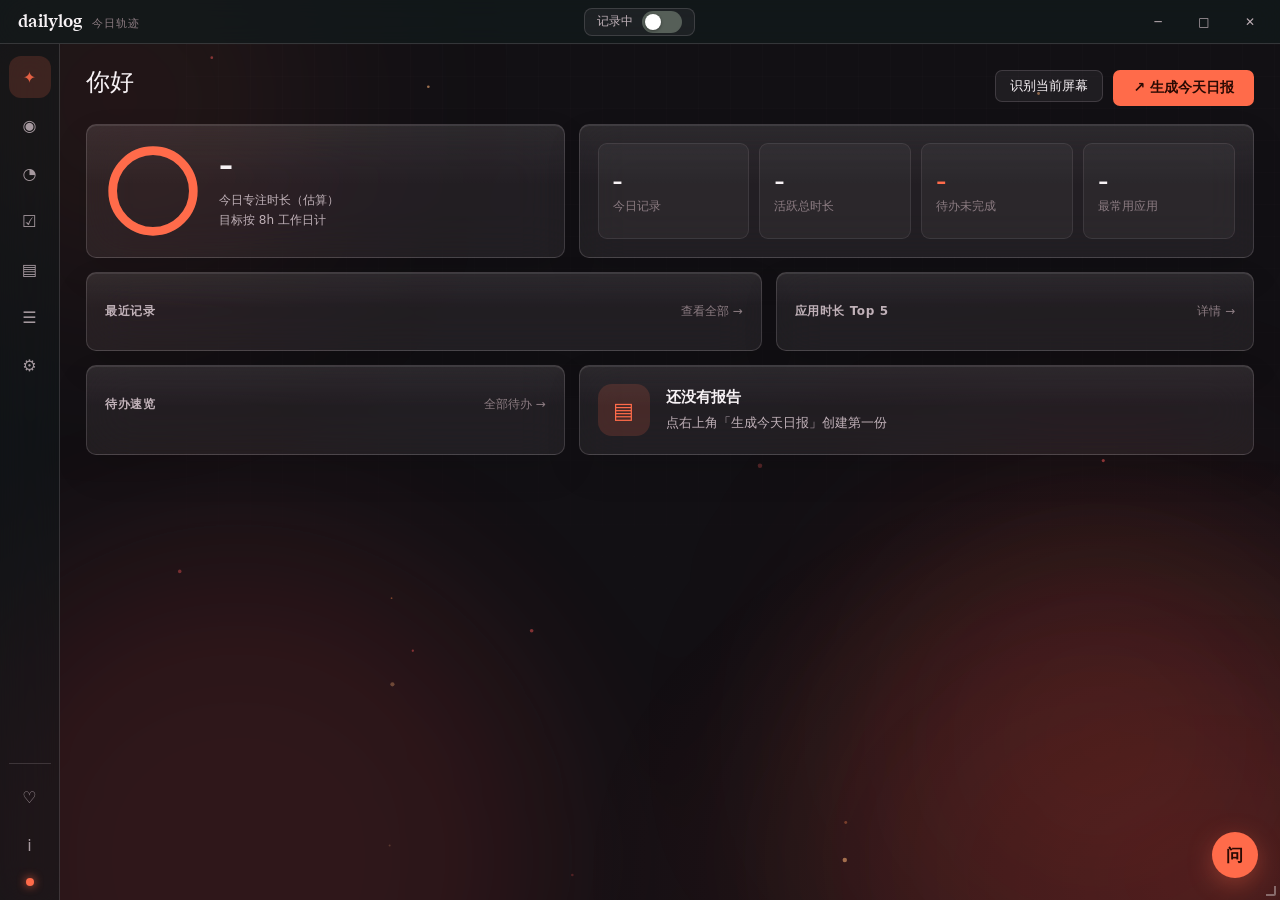
<file: static/index.html>
<!DOCTYPE html>
<html lang="zh-CN">
<head>
<meta charset="UTF-8" />
<meta name="viewport" content="width=device-width, initial-scale=1.0" />
<title>dailylog · 今日轨迹</title>
<link rel="icon" href="data:," />
<link rel="stylesheet" href="style.css" />
<script src="script.js" defer></script>
</head>
<body>
<div class="app">

  <!-- 氛围光层（纯装饰） -->
  <div class="glow glow-teal" aria-hidden="true"></div>
  <div class="glow glow-red" aria-hidden="true"></div>
  <!-- 底部模糊色块（纯装饰，各主题换色） -->
  <div class="fx-blobs" aria-hidden="true"></div>

  <!-- 自定义标题栏（手动拖拽） -->
  <header class="titlebar" id="titlebar">
    <div class="tb-brand">dailylog<span class="tb-sub">今日轨迹</span></div>
    <button class="tb-rec" id="rec-toggle" aria-pressed="true" title="截屏记录总开关">
      <span class="rec-text" id="rec-label-tb">记录中</span>
      <span class="rec-switch" aria-hidden="true"><span class="rec-knob"></span></span>
    </button>
    <div class="tb-controls">
      <button class="tb-btn" id="win-min" aria-label="最小化">─</button>
      <button class="tb-btn" id="win-max" aria-label="最大化">□</button>
      <button class="tb-btn tb-close" id="win-close" aria-label="关闭到托盘">✕</button>
    </div>
  </header>

  <div class="layout">
    <!-- 左侧图标竖栏 -->
    <aside class="sidebar">
      <nav class="side-nav">
        <a class="side-item active" data-page="home" data-tip="今日总览"><span class="side-ico">✦</span><span class="side-txt">今日总览</span></a>
        <a class="side-item" data-page="timeline" data-tip="时间线"><span class="side-ico">◉</span><span class="side-txt">时间线</span></a>
        <a class="side-item" data-page="usage" data-tip="应用时长"><span class="side-ico">◔</span><span class="side-txt">应用时长</span></a>
        <a class="side-item" data-page="todos" data-tip="待办"><span class="side-ico">☑</span><span class="side-txt">待办</span></a>
        <a class="side-item" data-page="reports" data-tip="日报周报"><span class="side-ico">▤</span><span class="side-txt">日报周报</span></a>
        <a class="side-item" data-page="logs" data-tip="日志"><span class="side-ico">☰</span><span class="side-txt">日志</span></a>
        <a class="side-item" data-page="settings" data-tip="设置"><span class="side-ico">⚙</span><span class="side-txt">设置</span></a>
      </nav>
      <nav class="side-nav side-secondary">
        <a class="side-item" id="side-privacy" data-tip="隐私保护"><span class="side-ico">♡</span><span class="side-txt">隐私保护</span></a>
        <a class="side-item" id="side-about" data-tip="关于"><span class="side-ico">i</span><span class="side-txt">关于</span></a>
      </nav>
      <div class="side-foot"><span class="rec-dot" id="rec-dot"></span><span class="side-next" id="side-next"></span></div>
    </aside>

    <!-- 主内容区 -->
    <main class="main">

      <!-- ===== 今日总览页 ===== -->
      <section class="page" id="page-home">
        <div class="hero">
          <span class="hero-title" id="home-greet">你好</span>
          <span class="hero-date" id="home-date"></span>
          <div class="hero-actions">
            <button class="btn-ghost" id="home-capture">识别当前屏幕</button>
            <button class="btn-primary" id="home-gen-day">↗ 生成今天日报</button>
          </div>
        </div>

        <div class="ov-grid">
          <!-- 专注时长环形 -->
          <div class="ov-card ov-focus">
            <svg class="ring" viewBox="0 0 100 100" aria-hidden="true">
              <circle class="ring-bg" cx="50" cy="50" r="42"/>
              <circle class="ring-fg" id="home-ring" cx="50" cy="50" r="42"/>
            </svg>
            <div>
              <div class="focus-num" id="home-focus-num">–</div>
              <div class="focus-sub">今日专注时长（估算）<br/>目标按 8h 工作日计</div>
            </div>
          </div>

          <!-- 关键指标 -->
          <div class="ov-card ov-stats">
            <div class="mini"><div class="mini-v" id="home-count">–</div><div class="mini-l">今日记录</div></div>
            <div class="mini"><div class="mini-v" id="home-active">–</div><div class="mini-l">活跃总时长</div></div>
            <div class="mini mini-hot"><div class="mini-v" id="home-open-todos">–</div><div class="mini-l">待办未完成</div></div>
            <div class="mini"><div class="mini-v" id="home-top-app">–</div><div class="mini-l">最常用应用</div></div>
          </div>

          <!-- 时间线预览 -->
          <div class="ov-card ov-timeline">
            <h3>最近记录 <span class="ov-more" data-goto="timeline">查看全部 →</span></h3>
            <div id="home-tl"></div>
          </div>

          <!-- 应用时长 Top5 -->
          <div class="ov-card ov-apps">
            <h3>应用时长 Top 5 <span class="ov-more" data-goto="usage">详情 →</span></h3>
            <div id="home-apps"></div>
          </div>

          <!-- 待办速览 -->
          <div class="ov-card ov-todo">
            <h3>待办速览 <span class="ov-more" data-goto="todos">全部待办 →</span></h3>
            <div id="home-todo-list"></div>
          </div>

          <!-- 最新报告 -->
          <div class="ov-card ov-report">
            <div class="report-ico">▤</div>
            <div class="report-info">
              <div class="report-rt" id="home-report-name">还没有报告</div>
              <div class="report-rs" id="home-report-meta">点右上角「生成今天日报」创建第一份</div>
            </div>
            <button class="btn-ghost report-go" id="home-report-open" hidden>打开</button>
          </div>
        </div>
      </section>

      <!-- ===== 时间线页 ===== -->
      <section class="page" id="page-timeline" hidden>
        <div class="page-desc">查看全天工作活动轨迹，了解时间都花在了哪里</div>

        <div class="filter-bar">
          <div class="date-range">
            <input type="date" id="range-start" aria-label="开始日期" />
            <span class="date-split">至</span>
            <input type="date" id="range-end" aria-label="结束日期" />
            <div class="presets">
              <button class="btn-ghost preset" data-days="1">今天</button>
              <button class="btn-ghost preset" data-days="7">近7天</button>
              <button class="btn-ghost preset" data-days="30">近30天</button>
            </div>
          </div>
          <label class="switch-label"><input type="checkbox" id="tl-desc" checked /> 最新在上</label>
        </div>

        <div class="stats-row">
          <div class="stat-card"><div class="stat-value" id="st-count">–</div><div class="stat-label">记录条数</div></div>
          <div class="stat-card"><div class="stat-value" id="st-range">–</div><div class="stat-label">活跃时段</div></div>
          <div class="stat-card"><div class="stat-value" id="st-focus">–</div><div class="stat-label">专注时长（估算）</div></div>
        </div>

        <div class="panel" id="panel-cats" hidden>
          <div class="panel-head">分类时长分布 <span class="hint">按记录间隔估算</span></div>
          <div class="cat-list" id="cat-list"></div>
        </div>

        <div class="panel">
          <div class="panel-head">活动时间线 <span class="hint" id="tl-count"></span></div>
          <div class="timeline" id="timeline"></div>
        </div>
      </section>

      <!-- ===== 应用时长页 ===== -->
      <section class="page" id="page-usage" hidden>
        <div class="page-desc">统计各应用前台使用时长（每 2 分钟采样估算，空闲时段不计入，仅记录应用名）</div>

        <div class="filter-bar">
          <div class="date-range">
            <div class="scope-group">
              <button class="btn-ghost scope-btn" data-scope="day">日</button>
              <button class="btn-ghost scope-btn" data-scope="week">周</button>
              <button class="btn-ghost scope-btn" data-scope="month">月</button>
            </div>
            <input type="date" id="usage-date" aria-label="统计日期" />
            <button class="btn-ghost preset" id="usage-today">今天</button>
          </div>
        </div>

        <div class="stats-row">
          <div class="stat-card"><div class="stat-value" id="usage-total">–</div><div class="stat-label">总使用时长</div></div>
          <div class="stat-card"><div class="stat-value" id="usage-apps">–</div><div class="stat-label">应用数</div></div>
          <div class="stat-card"><div class="stat-value" id="usage-top-app">–</div><div class="stat-label">最常用应用</div></div>
          <div class="stat-card"><div class="stat-value" id="usage-top-hour">–</div><div class="stat-label">最活跃时段</div></div>
          <div class="stat-card"><div class="stat-value" id="usage-days">–</div><div class="stat-label">统计天数</div></div>
        </div>

        <div class="panel">
          <div class="panel-head">应用时长分布 <span class="hint">按采样次数估算，粒度 2 分钟</span>
            <span class="set-spacer"></span>
            <div class="chart-bar">
              <button class="btn-ghost chart-btn active" data-chart="bar">柱状图</button>
              <button class="btn-ghost chart-btn" data-chart="pie">饼图</button>
            </div>
          </div>
          <div id="chart-area"></div>
        </div>

        <div class="panel">
          <div class="panel-head">详细列表 <span class="hint">Top 20</span></div>
          <table class="usage-table">
            <thead><tr>
              <th>应用名称</th><th>使用时长</th><th>占比</th><th>会话次数</th><th>平均会话</th><th>最长连续</th><th>首次使用</th><th>最后使用</th>
            </tr></thead>
            <tbody id="usage-tbody"></tbody>
          </table>
        </div>

        <div class="panel">
          <div class="panel-head">时段分布 <span class="hint" id="usage-bucket-label">按小时统计使用强度</span></div>
          <div class="cat-list" id="usage-buckets"></div>
        </div>

        <div class="panel dashboard-panel">
          <div class="panel-head dashboard-head">
            使用趋势 <span class="hint">每日总使用时长（采样估算）</span>
            <span class="set-spacer"></span>
            <div class="dashboard-tabs" id="usage-trend-tabs">
              <button type="button" class="btn-ghost dashboard-tab" data-range="7">7 天</button>
              <button type="button" class="btn-ghost dashboard-tab active" data-range="30">30 天</button>
              <button type="button" class="btn-ghost dashboard-tab" data-range="90">90 天</button>
              <button type="button" class="btn-ghost dashboard-tab" data-range="current">当前范围</button>
            </div>
          </div>
          <div class="usage-trend" id="usage-trend-chart"></div>
        </div>

        <div class="panel dashboard-panel">
          <div class="panel-head">活跃热力图 <span class="hint">星期 × 小时；灰色表示无采样数据</span></div>
          <div class="heatmap-scroll" id="usage-heatmap"></div>
        </div>
      </section>

      <!-- ===== 待办页 ===== -->
      <section class="page" id="page-todos" hidden>
        <div class="page-desc">截图分析会自动提取待办，也可以手动新建；勾选即完成</div>

        <div class="filter-bar">
          <button class="btn-primary" id="todo-add">＋ 新建待办</button>
          <div class="select-wrap" id="todo-status-wrap">
            <button class="select-btn" id="todo-status-btn">全部状态<span class="caret">▾</span></button>
            <div class="select-pop" id="todo-status-pop" hidden></div>
          </div>
          <div class="select-wrap" id="todo-priority-wrap">
            <button class="select-btn" id="todo-priority-btn">全部优先级<span class="caret">▾</span></button>
            <div class="select-pop" id="todo-priority-pop" hidden></div>
          </div>
          <input type="search" id="todo-search" class="todo-search" placeholder="搜索待办" />
        </div>

        <div class="panel">
          <div class="panel-head">待办列表 <span class="hint" id="todo-count"></span></div>
          <div class="todo-list" id="todo-list"></div>
        </div>
      </section>

      <!-- ===== 日报周报页 ===== -->
      <section class="page" id="page-reports" hidden>
        <div class="page-desc">从时间线归纳成果、进展与待办，写周报不再从零开始</div>

        <div class="report-actions">
          <button class="btn-primary" id="gen-day">↗ 生成今天的日报</button>
          <button class="btn-ghost" id="gen-week">↗ 生成本周周报</button>
          <span class="report-actions-sep"></span>
          <input type="date" id="gen-day-date" class="date-input" aria-label="选择日期" />
          <button class="btn-ghost" id="gen-day-pick">↗ 生成该日日报</button>
        </div>

        <div class="panel" id="report-list-panel">
          <div class="panel-head">历史报告 <span class="hint" id="report-count"></span></div>
          <div class="report-list" id="report-list"></div>
        </div>

        <!-- 编辑工作台：左右分栏，左 Markdown 编辑 / 右实时预览 -->
        <div class="editor" id="report-editor" hidden>
          <div class="editor-bar">
            <button class="btn-ghost" id="ed-back">← 返回列表</button>
            <span class="editor-name" id="ed-name"></span>
            <span class="editor-dirty" id="ed-dirty" hidden>● 未保存</span>
            <span class="report-actions-sep"></span>
            <button class="btn-primary" id="ed-save">保存(覆盖)</button>
            <button class="btn-ghost" id="ed-saveas">另存为</button>
            <button class="btn-ghost" id="ed-regen">↻ 重新生成(该日)</button>
            <button class="btn-ghost" id="ed-copy">复制Markdown</button>
            <button class="btn-ghost" id="ed-opendir">打开所在目录</button>
          </div>
          <div class="editor-panes">
            <textarea id="ed-text" spellcheck="false" placeholder="在这里编辑 Markdown…"></textarea>
            <div class="md-body editor-preview" id="ed-preview"></div>
          </div>
        </div>
      </section>

      <!-- ===== 日志页 ===== -->
      <section class="page" id="page-logs" hidden>
        <div class="page-desc">运行日志：查看记录与分析报错原因（最新在前，60 秒自动刷新）</div>
        <div class="panel">
          <div class="panel-head">日志 <span class="hint" id="logs-count"></span>
            <button class="btn-ghost" id="logs-refresh" style="float:right">刷新</button>
          </div>
          <div class="logs-list" id="logs-list"></div>
        </div>
      </section>

      <!-- ===== 设置页 ===== -->
      <section class="page" id="page-settings" hidden>
        <div class="page-desc">配置截屏记录、模型通道与数据管理</div>

        <div class="panel">
          <div class="panel-head">模型服务<span class="hint">选供应商，填模型名称与 Key，保存即生效，无需重启</span></div>
          <div class="settings-row">
            <label for="provider-btn">模型供应商</label>
            <div class="select-wrap" id="provider-wrap">
              <button class="select-btn" id="provider-btn">加载中<span class="caret">▾</span></button>
              <div class="select-pop" id="provider-pop" hidden></div>
            </div>
          </div>
          <!-- 自定义（双模型）分组标题，仅选自定义供应商时显示 -->
          <div class="settings-row" id="ana-divider" hidden>
            <label><b>分析模型</b></label>
            <span class="hint">截图识别用，需支持图像输入</span>
          </div>
          <div class="settings-row" id="base-url-row" hidden>
            <label for="base-url-input">接口地址</label>
            <input type="text" id="base-url-input" class="key-input" placeholder="https://…/v1（OpenAI 兼容端点）" autocomplete="off" />
          </div>
          <div class="settings-row">
            <label for="model-name-input">模型名称</label>
            <input type="text" id="model-name-input" class="key-input" placeholder="如 qwen-vl-plus" autocomplete="off" />
          </div>
          <div class="settings-row">
            <label for="key-model">API Key</label>
            <input type="password" id="key-model" class="key-input" placeholder="粘贴 API Key" autocomplete="off" />
            <button class="btn-ghost key-eye" id="key-model-eye" title="显示/隐藏">🙈</button>
            <button class="btn-primary" id="key-model-test">测试连接</button>
          </div>
          <div class="settings-row">
            <label></label>
            <span class="hint" id="key-model-status">正在加载模型服务配置…</span>
          </div>
          <!-- 自定义（双模型）专用：「报告总结」一组，仅选自定义供应商时显示 -->
          <div class="settings-row" id="sum-divider" hidden>
            <label><b>总结模型</b></label>
            <span class="hint">日报/周报生成用</span>
          </div>
          <div class="settings-row" id="sum-base-url-row" hidden>
            <label for="sum-base-url-input">接口地址</label>
            <input type="text" id="sum-base-url-input" class="key-input" placeholder="https://…（OpenAI 兼容端点）" autocomplete="off" />
          </div>
          <div class="settings-row" id="sum-model-row" hidden>
            <label for="sum-model-input">模型</label>
            <input type="text" id="sum-model-input" class="key-input" placeholder="填写模型名称" autocomplete="off" />
          </div>
          <div class="settings-row" id="sum-key-row" hidden>
            <label for="key-sum">API Key</label>
            <input type="password" id="key-sum" class="key-input" placeholder="粘贴 API Key（留空不修改）" autocomplete="off" />
            <button class="btn-ghost key-eye" id="key-sum-eye" title="显示/隐藏">🙈</button>
            <button class="btn-primary" id="key-sum-test">测试连接</button>
          </div>
          <div class="settings-row">
            <label></label>
            <span class="set-spacer"></span>
            <button class="btn-primary" id="model-save">保存</button>
          </div>
        </div>

        <div class="panel">
          <div class="panel-head">问答检索<span class="hint">「问一问」的向量化服务；同一供应商已配过对话 Key 时自动复用，无需重复粘贴</span></div>
          <div class="settings-row">
            <label for="embed-provider-btn">向量化供应商</label>
            <div class="select-wrap" id="embed-provider-wrap">
              <button class="select-btn" id="embed-provider-btn">加载中<span class="caret">▾</span></button>
              <div class="select-pop" id="embed-provider-pop" hidden></div>
            </div>
          </div>
          <div class="settings-row">
            <label for="embed-model-input">模型名称</label>
            <input type="text" id="embed-model-input" class="key-input" placeholder="留空用默认" autocomplete="off" />
          </div>
          <div class="settings-row">
            <label for="key-embed">API Key</label>
            <input type="password" id="key-embed" class="key-input" placeholder="粘贴 API Key（留空则沿用该供应商已配的 Key）" autocomplete="off" />
            <button class="btn-ghost key-eye" id="key-embed-eye" title="显示/隐藏">🙈</button>
            <button class="btn-primary" id="key-embed-test">测试连接</button>
          </div>
          <div class="settings-row">
            <label></label>
            <span class="hint" id="key-embed-status">正在加载问答检索配置…</span>
            <span class="set-spacer"></span>
            <button class="btn-primary" id="embed-save">保存</button>
          </div>
          <div class="settings-row">
            <label></label>
            <span class="hint">切换模型后向量索引会在下次提问时自动重建，无需手动处理</span>
          </div>
        </div>

        <div class="panel">
          <div class="panel-head">截图与记录</div>
          <div class="settings-row">
            <label for="theme-btn">界面皮肤</label>
            <div class="select-wrap" id="theme-wrap">
              <button class="select-btn" id="theme-btn">玻璃拟态<span class="caret">▾</span></button>
              <div class="select-pop" id="theme-pop" hidden></div>
            </div>
          </div>
          <div class="settings-row">
            <label for="set-interval">截图间隔</label>
            <div class="select-wrap" id="interval-wrap">
              <button class="select-btn" id="interval-btn">每 10 分钟<span class="caret">▾</span></button>
              <div class="select-pop" id="interval-pop" hidden></div>
            </div>
          </div>
          <div class="settings-row">
            <label for="set-name">汇报人</label>
            <input type="text" id="set-name" maxlength="20" placeholder="留空则不输出" />
          </div>
          <div class="settings-row">
            <label>自动暂停</label>
            <label class="switch-label"><input type="checkbox" id="idle-enabled" checked /> 鼠标静止时暂停截屏</label>
            <div class="select-wrap" id="idle-wrap">
              <button class="select-btn" id="idle-btn">5 分钟<span class="caret">▾</span></button>
              <div class="select-pop" id="idle-pop" hidden></div>
            </div>
          </div>
          <div class="settings-row">
            <label for="retention-btn">记录保留</label>
            <div class="select-wrap" id="retention-wrap">
              <button class="select-btn" id="retention-btn">永久保留<span class="caret">▾</span></button>
              <div class="select-pop" id="retention-pop" hidden></div>
            </div>
          </div>
          <div class="settings-row">
            <label></label>
            <span class="hint">时间线、日报/周报、应用时长超过保留天数后自动删除；截图始终用完即删，磁盘不保留</span>
          </div>
          <div class="settings-row">
            <label>跳过重复画面</label>
            <label class="switch-label"><input type="checkbox" id="dedup-enabled" checked /> 画面与上次几乎相同时跳过识别</label>
          </div>
          <div class="settings-row">
            <label>回车键快速记录</label>
            <label class="switch-label"><input type="checkbox" id="enter-enabled" /> 全局监听回车键，按下即截屏识别保存</label>
            <div class="select-wrap" id="enter-wrap">
              <button class="select-btn" id="enter-btn">15 秒<span class="caret">▾</span></button>
              <div class="select-pop" id="enter-pop" hidden></div>
            </div>
          </div>
          <div class="settings-row">
            <label>应用时长统计</label>
            <label class="switch-label"><input type="checkbox" id="usage-enabled" checked /> 每 2 分钟采样前台应用，统计各应用使用时长</label>
          </div>
          <div class="settings-row">
            <span class="set-spacer"></span>
            <button class="btn-primary" id="set-save">保存</button>
          </div>
          <div class="settings-row">
            <span class="set-spacer"></span>
            <span class="hint">5 秒后截取当前屏幕并记录</span>
            <button class="btn-primary" id="manual-capture">识别当前屏幕</button>
          </div>
        </div>

        <div class="panel">
          <div class="panel-head">数据管理</div>
          <div class="settings-row">
            <label>导出数据</label>
            <span class="set-spacer"></span>
            <span class="hint">导出为 JSON 备份（记录、报告与待办）</span>
            <button class="btn-primary" id="export-data">↓ 导出</button>
          </div>
          <div class="settings-row">
            <label>导入数据</label>
            <span class="set-spacer"></span>
            <span class="hint">从 JSON 备份恢复本地数据</span>
            <button class="btn-primary" id="import-data">↑ 导入</button>
          </div>
          <div class="settings-row">
            <label>清除历史数据</label>
            <span class="set-spacer"></span>
            <span class="hint">删除本地数据和日志，保留 API Key 配置</span>
            <button class="btn-danger" id="clear-data">🗑 删除</button>
          </div>
          <div class="settings-row">
            <label>自动备份</label>
            <label class="switch-label"><input type="checkbox" id="backup-enabled" checked /> 每周自动把 data/ 打包 zip 到备份目录（不含 API Key）</label>
          </div>
          <div class="settings-row">
            <span class="set-spacer"></span>
            <div class="select-wrap" id="backup-weekday-wrap">
              <button class="select-btn" id="backup-weekday-btn">周日<span class="caret">▾</span></button>
              <div class="select-pop" id="backup-weekday-pop" hidden></div>
            </div>
            <div class="select-wrap" id="backup-hour-wrap">
              <button class="select-btn" id="backup-hour-btn">12:00<span class="caret">▾</span></button>
              <div class="select-pop" id="backup-hour-pop" hidden></div>
            </div>
            <div class="select-wrap" id="backup-keep-wrap">
              <button class="select-btn" id="backup-keep-btn">保留 5 份<span class="caret">▾</span></button>
              <div class="select-pop" id="backup-keep-pop" hidden></div>
            </div>
          </div>
          <div class="settings-row">
            <span class="set-spacer"></span>
            <span class="hint" id="backup-dir-hint">未选择备份目录</span>
            <button class="btn-primary" id="backup-dir">📁 选择目录</button>
            <button class="btn-primary" id="backup-now">立即备份</button>
          </div>
          <div class="settings-row">
            <span class="set-spacer"></span>
            <span class="hint" id="backup-last-hint"></span>
          </div>
          <div class="settings-row">
            <label>当前本地数据库文件大小</label>
            <span class="set-spacer"></span>
            <span class="hint">包含数据库文件占用、时间线、报告和本地日志统计</span>
          </div>
          <div class="db-stats" id="db-stats">
            <div class="db-stat"><div class="db-value">–</div><div class="db-label">容量</div></div>
            <div class="db-stat"><div class="db-value">–</div><div class="db-label">时间线</div></div>
            <div class="db-stat"><div class="db-value">–</div><div class="db-label">报告</div></div>
            <div class="db-stat"><div class="db-value">–</div><div class="db-label">其他日志</div></div>
          </div>
        </div>

        <div class="panel">
          <div class="panel-head">当前状态</div>
          <dl class="settings-status" id="settings-status"></dl>
        </div>
      </section>

    </main>
  </div>

  <!-- 问答浮层：历史日志 RAG 问答（悬浮球 + 对话面板） -->
  <button class="ask-fab" id="ask-fab" title="问一问历史记录">问</button>
  <div class="ask-panel" id="ask-panel" hidden>
    <header class="ask-head">
      <button class="ask-hbtn" id="ask-history" title="历史会话">☰</button>
      <span class="ask-title" id="ask-title">问一问 · 历史记录</span>
      <button class="ask-hbtn" id="ask-new" title="新建会话">＋</button>
      <button class="ask-close" id="ask-close" aria-label="关闭">×</button>
    </header>
    <div class="ask-msgs" id="ask-msgs">
      <div class="ask-welcome">用一句自然语言问过去的工作，比如：<br/>「上个月我都在忙什么」「哪天修过那个字体 bug」<br/>回答会附上可点击跳转的来源记录。</div>
    </div>
    <div class="ask-history-view" id="ask-history-view" hidden></div>
    <form class="ask-input-row" id="ask-form">
      <input type="text" id="ask-input" placeholder="问问你的历史记录…" autocomplete="off" maxlength="200" />
      <button class="btn-primary" id="ask-send" type="submit">发送</button>
    </form>
  </div>

  <!-- 无边框窗口：右下角缩放手柄 -->
  <div class="resize-grip" id="resize-grip" title="拖动缩放窗口"></div>
</div>

<!-- 弹窗层 -->
<div class="modal-backdrop" id="modal-backdrop" hidden>
  <div class="modal" id="modal" role="dialog">
    <header class="modal-head">
      <h3 id="modal-title"></h3>
      <button class="modal-close" id="modal-close" aria-label="关闭">×</button>
    </header>
    <div class="modal-body" id="modal-body"></div>
    <footer class="modal-foot" id="modal-foot" hidden></footer>
  </div>
</div>

<div class="toast" id="toast" hidden></div>
</body>
</html>
</file>
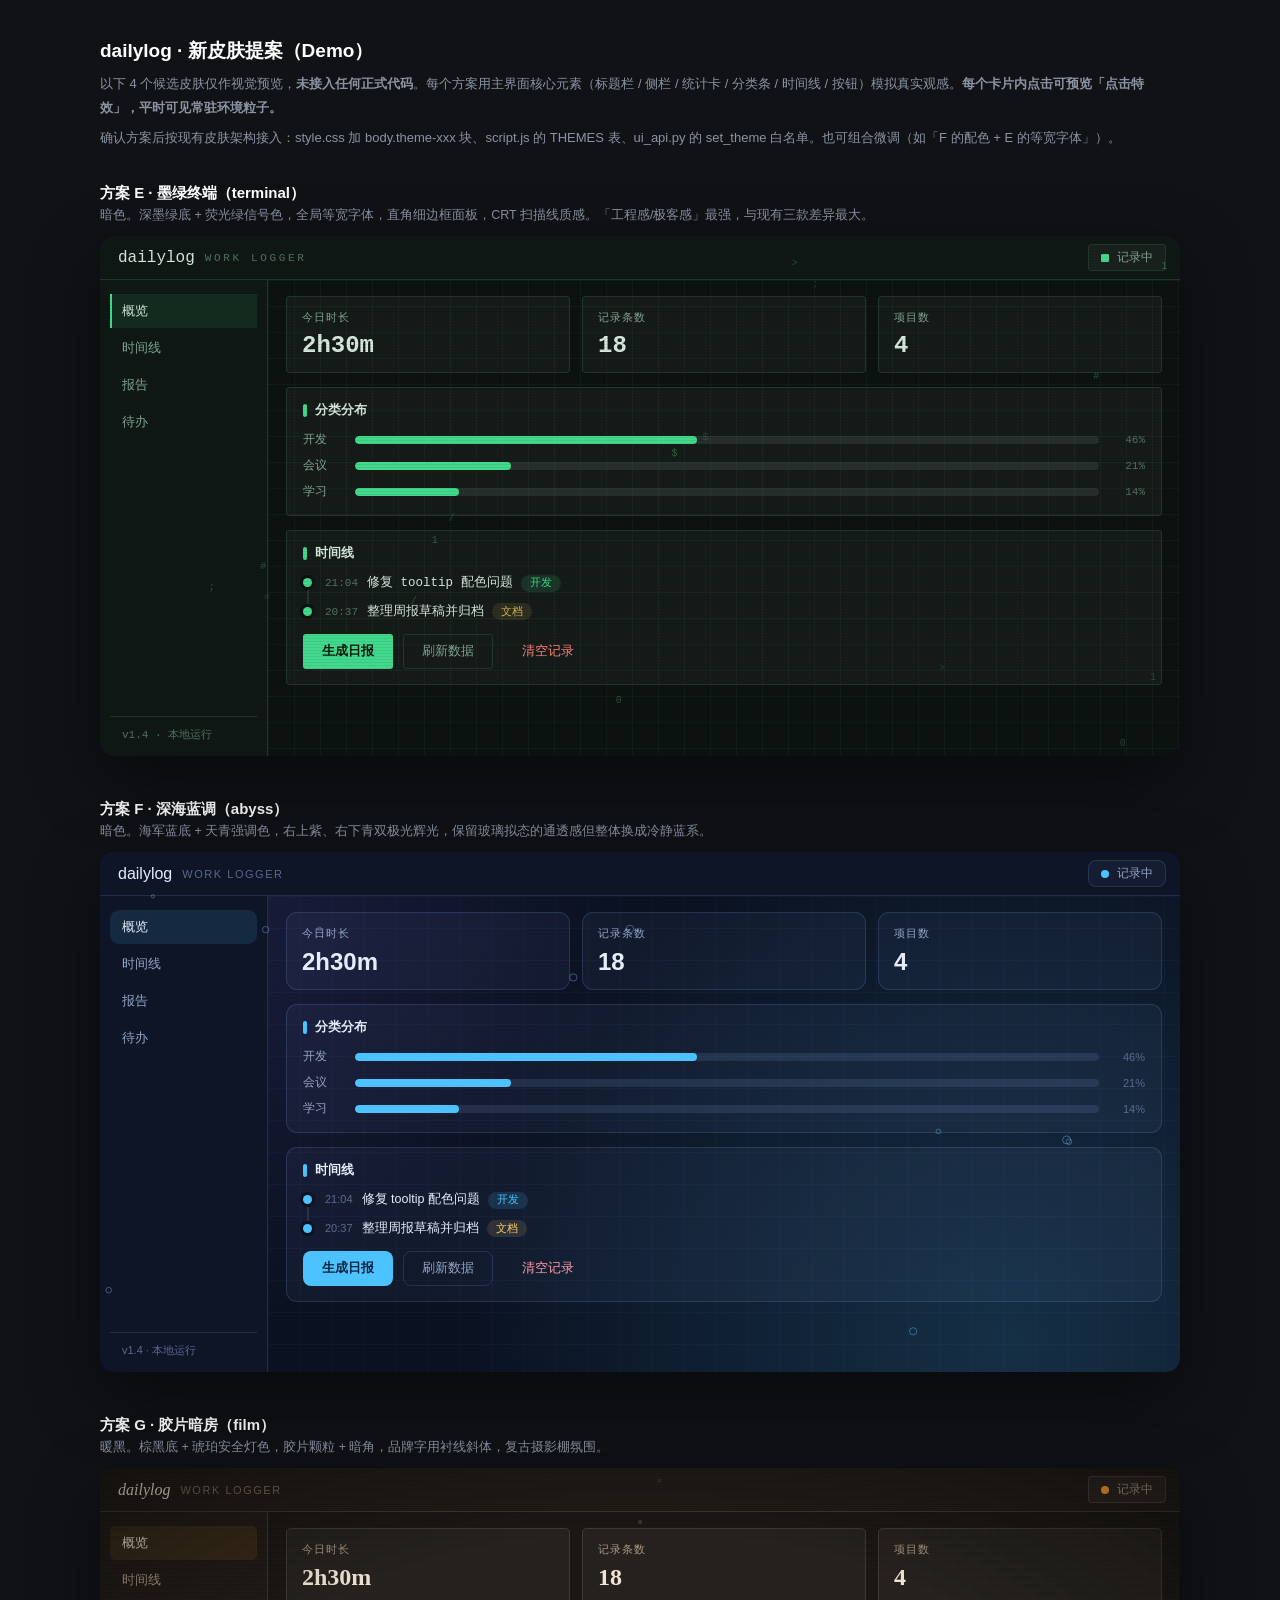
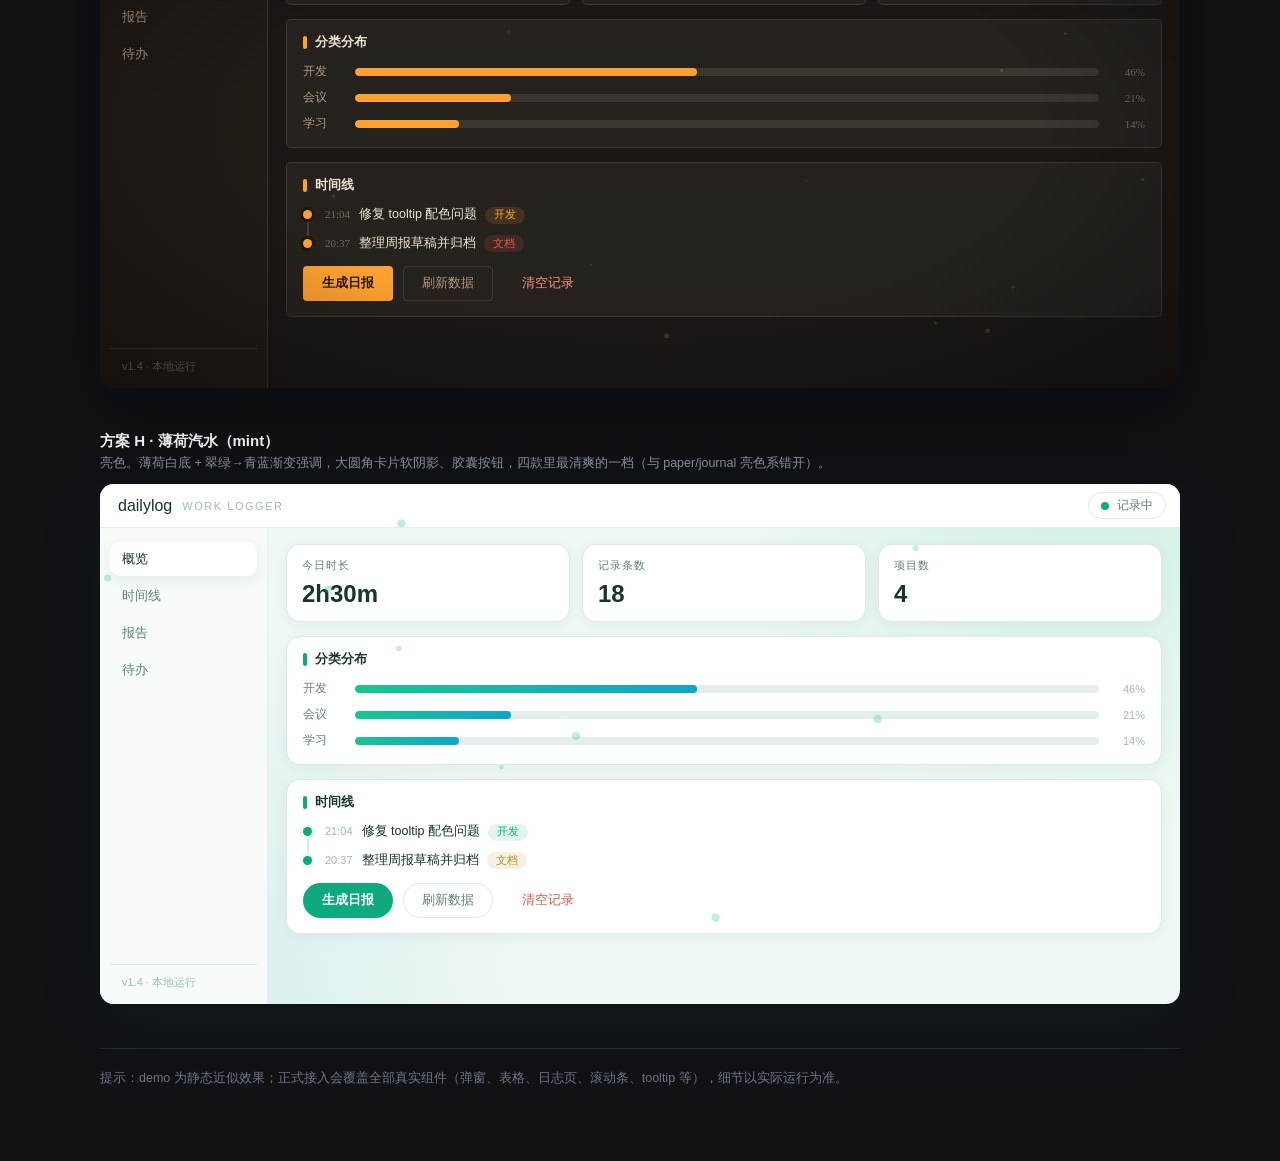
<file: docs/skins-demo.html>
<!DOCTYPE html>
<html lang="zh-CN">
<head>
<meta charset="UTF-8">
<title>dailylog 新皮肤提案 Demo（未接入正式代码）</title>
<style>
/* ===================== Demo 页框架（与皮肤无关） ===================== */
* { box-sizing: border-box }
body { margin:0; padding:38px 26px 70px; background:#101216; font-family:"Segoe UI","Microsoft YaHei",sans-serif; color:#cfd4dd }
.intro { max-width:1080px; margin:0 auto 34px }
.intro h1 { font-size:19px; margin:0 0 8px; color:#fff }
.intro p { margin:6px 0 0; font-size:13px; line-height:1.85; color:#8b93a3 }
.stage { max-width:1080px; margin:0 auto; display:grid; gap:44px }
.proposal h2 { font-size:15px; margin:0 0 4px; color:#fff }
.proposal > p { margin:0 0 12px; font-size:12.5px; color:#8b93a3 }
.note { max-width:1080px; margin:44px auto 0; font-size:12.5px; line-height:1.9; color:#6d7686; border-top:1px solid #232833; padding-top:18px }
/* ===================== Mock 骨架：复刻 dailylog 主界面结构 ===================== */
.mock {
  --bg:#14161c; --raised:#191c24; --ink:#e8ebf2; --sub:#9aa3b5; --faint:#667088;
  --panel-bg:rgba(255,255,255,.05); --border:rgba(255,255,255,.13);
  --brand:#ff6b4a; --brand-ink:#fff; --brand-soft:rgba(255,107,74,.15);
  --warn:#ffd27f; --warn-bg:rgba(255,210,127,.12); --danger:#ff9c9c;
  --track:rgba(128,128,128,.22);
  --r-panel:12px; --r-btn:8px; --r-item:8px;
  --font-ui:"Segoe UI","Microsoft YaHei",sans-serif;
  --font-sign:"Segoe UI",sans-serif;
  --item-active:transparent;
  --grid:none; --grid-size:100% 100%;
  position:relative; height:520px;
  display:flex; flex-direction:column;
  background:var(--bg); color:var(--ink);
  border-radius:14px; overflow:hidden;
  box-shadow:0 24px 70px rgba(0,0,0,.45);
  font-family:var(--font-ui);
  isolation:isolate;
}
.m-titlebar {
  height:44px; flex:none;
  display:flex; align-items:center; gap:10px;
  padding:0 14px 0 18px;
  background:var(--raised); border-bottom:1px solid var(--border);
}
.m-brand { font-family:var(--font-sign); font-size:16px }
.m-sub { font-size:11px; color:var(--faint); letter-spacing:.14em }
.m-rec {
  margin-left:auto;
  display:inline-flex; align-items:center; gap:8px;
  height:27px; padding:0 12px; font-size:12px; color:var(--sub);
  background:var(--panel-bg); border:1px solid var(--border); border-radius:var(--r-btn);
}
.m-dot { width:8px; height:8px; border-radius:50%; background:var(--brand); animation:pulse 1.6s infinite }
@keyframes pulse { 50% { opacity:.3 } }
.m-body { flex:1; display:flex; min-height:0 }
.m-side {
  width:168px; flex:none;
  padding:14px 10px;
  display:flex; flex-direction:column; gap:3px;
  background:var(--raised); border-right:1px solid var(--border);
}
.m-item { position:relative; padding:8px 12px; font-size:13px; color:var(--sub); border-radius:var(--r-item); cursor:pointer }
.m-item.active { color:var(--ink); background:var(--item-active) }
.m-foot { margin-top:auto; padding:10px 12px 0; font-size:11px; color:var(--faint); border-top:1px solid var(--border) }
.m-main { flex:1; min-width:0; position:relative; padding:16px 18px; overflow:hidden; display:flex; flex-direction:column }
.m-main::before {
  content:""; position:absolute; inset:0; z-index:-1; pointer-events:none;
  background-image:var(--grid); background-size:var(--grid-size);
}
.m-stats { display:flex; gap:12px; margin-bottom:14px }
.m-card { flex:1; padding:13px 15px; background:var(--panel-bg); border:1px solid var(--border); border-radius:var(--r-panel) }
.m-card small { display:block; font-size:11px; letter-spacing:.08em; color:var(--sub); margin-bottom:7px }
.m-card b { font-family:var(--font-sign); font-size:24px; font-weight:600 }
.m-panel { padding:14px 16px 15px; background:var(--panel-bg); border:1px solid var(--border); border-radius:var(--r-panel); margin-bottom:14px }
.m-head { display:flex; align-items:center; gap:8px; font-size:12.5px; font-weight:600; margin-bottom:12px }
.m-head::before { content:""; width:4px; height:13px; border-radius:2px; background:var(--brand) }
.m-brow { display:flex; align-items:center; gap:10px; margin-bottom:9px; font-size:12px; color:var(--sub) }
.m-brow:last-child { margin-bottom:0 }
.m-brow em { width:42px; flex:none; font-style:normal }
.m-track { flex:1; height:8px; border-radius:99px; background:var(--track); overflow:hidden }
.m-fill { display:block; height:100%; width:var(--w); border-radius:inherit; background:var(--brand) }
.m-pct { width:36px; flex:none; text-align:right; font-family:var(--font-sign); font-size:11px; color:var(--faint) }
.m-tl { position:relative; padding-left:22px }
.m-tl::before { content:""; position:absolute; left:4px; top:5px; bottom:4px; width:2px; border-radius:2px; background:var(--tl-line,var(--border)) }
.m-tli { position:relative; margin-bottom:11px; font-size:12.5px }
.m-tli:last-child { margin-bottom:0 }
.m-tli::before {
  content:""; position:absolute; left:-22px; top:4px;
  width:9px; height:9px; border-radius:50%;
  background:var(--brand); box-shadow:0 0 0 3px var(--bg);
}
.m-tli time { font-family:var(--font-sign); font-size:11px; color:var(--faint); margin-right:9px }
.m-tli p { display:inline; margin:0 }
.m-tag { display:inline-block; margin-left:8px; padding:1.5px 9px; font-size:10.5px; border-radius:99px; background:var(--brand-soft); color:var(--brand) }
.m-tag.warn { background:var(--warn-bg); color:var(--warn) }
.m-actions { margin-top:auto; padding-top:14px; display:flex; gap:10px }
.m-btn { padding:8px 18px; font-size:12.5px; font-family:inherit; border-radius:var(--r-btn); border:1px solid transparent; background:none; color:var(--sub); cursor:pointer }
.m-btn.primary { background:var(--brand); color:var(--brand-ink); font-weight:600 }
.m-btn.ghost { border-color:var(--border) }
.m-btn.danger { color:var(--danger) }
/* ===== 方案 E · 墨绿终端（terminal）===== */
.skin-terminal {
  --bg:#0b1210; --raised:#0f1814; --ink:#d7e8dc; --sub:#83a592; --faint:#55705f;
  --panel-bg:rgba(215,232,220,.045); --border:#21372c;
  --brand:#42d98c; --brand-ink:#04180d; --brand-soft:rgba(66,217,140,.13);
  --warn:#d9b44a; --warn-bg:rgba(217,180,74,.12); --danger:#ff8078;
  --track:rgba(215,232,220,.09);
  --r-panel:3px; --r-btn:3px; --r-item:3px;
  --font-ui:"Cascadia Code",Consolas,"Microsoft YaHei",monospace;
  --font-sign:"Cascadia Code",Consolas,monospace;
  --item-active:rgba(66,217,140,.1);
  --grid:
    linear-gradient(rgba(130,190,155,.05) 1px, transparent 1px),
    linear-gradient(90deg, rgba(130,190,155,.05) 1px, transparent 1px);
  --grid-size:26px 26px;
}
/* CRT 扫描线覆盖层 */
.skin-terminal::after {
  content:""; position:absolute; inset:0; z-index:9; pointer-events:none; opacity:.4;
  background:repeating-linear-gradient(0deg, rgba(0,0,0,.18) 0 1px, transparent 1px 3px);
}
.skin-terminal .m-item.active { box-shadow:inset 2px 0 0 var(--brand); border-radius:0 }
.skin-terminal .m-sub { letter-spacing:.24em }
.skin-terminal .m-dot { border-radius:1px }

/* ===== 方案 F · 深海蓝调（abyss）===== */
.skin-abyss {
  --bg:#0a1120; --raised:#0d1526; --ink:#e5edfb; --sub:#93a5c4; --faint:#5a6b8c;
  --panel-bg:rgba(148,184,255,.055); --border:rgba(148,184,255,.15);
  --brand:#4cc3ff; --brand-ink:#03233d; --brand-soft:rgba(76,195,255,.14);
  --warn:#ffce6b; --warn-bg:rgba(255,206,107,.12); --danger:#ff9aa8;
  --track:rgba(148,184,255,.12);
  --r-panel:11px; --r-btn:8px; --r-item:9px;
  --font-ui:"Segoe UI","Microsoft YaHei",sans-serif;
  --font-sign:"Segoe UI",sans-serif;
  --item-active:rgba(76,195,255,.12);
  --grid:
    linear-gradient(rgba(130,160,230,.04) 1px, transparent 1px),
    linear-gradient(90deg, rgba(130,160,230,.04) 1px, transparent 1px);
  --grid-size:32px 32px;
}
/* 青 + 紫双极光 */
.skin-abyss::after {
  content:""; position:absolute; inset:0; z-index:-1; pointer-events:none;
  background:
    radial-gradient(circle at 84% 94%, rgba(76,195,255,.17), transparent 55%),
    radial-gradient(circle at 6% 2%, rgba(139,109,255,.14), transparent 42%);
}
/* ===== 方案 G · 胶片暗房（film）===== */
.skin-film {
  --bg:#171310; --raised:#1d1712; --ink:#efe4d3; --sub:#ab9782; --faint:#77675a;
  --panel-bg:rgba(239,228,211,.05); --border:rgba(239,228,211,.13);
  --brand:#ffa02e; --brand-ink:#241300; --brand-soft:rgba(255,160,46,.13);
  --warn:#e2574b; --warn-bg:rgba(226,87,75,.14); --danger:#ff8d80;
  --track:rgba(239,228,211,.1);
  --r-panel:5px; --r-btn:4px; --r-item:5px;
  --font-ui:"Segoe UI","Microsoft YaHei",sans-serif;
  --font-sign:Georgia,"Songti SC",SimSun,serif;
  --item-active:rgba(255,160,46,.1);
}
/* 胶片颗粒 + 暗角 */
.skin-film::after {
  content:""; position:absolute; inset:0; z-index:9; pointer-events:none;
  background:
    repeating-linear-gradient(0deg, rgba(255,255,255,.016) 0 1px, transparent 1px 2px),
    repeating-linear-gradient(90deg, rgba(255,255,255,.014) 0 1px, transparent 1px 2px),
    radial-gradient(ellipse at center, transparent 52%, rgba(0,0,0,.44));
}
.skin-film .m-brand { font-style:italic }
.skin-film .m-tl-line, .skin-film .m-tl::before { background:#4a3c2c }

/* ===== 方案 H · 薄荷汽水（mint）===== */
.skin-mint {
  color-scheme:light;
  --bg:#eff8f4; --raised:#ffffff; --ink:#16352b; --sub:#5f8175; --faint:#9dbcb1;
  --panel-bg:#ffffff; --border:#dbebe4;
  --brand:#0eaa7d; --brand-ink:#ffffff; --brand-soft:rgba(14,170,125,.12);
  --warn:#c28a1d; --warn-bg:rgba(194,138,29,.12); --danger:#d95c4a;
  --track:#e3f0ea;
  --r-panel:14px; --r-btn:99px; --r-item:10px;
  --font-ui:"Segoe UI","Microsoft YaHei",sans-serif;
  --font-sign:"Segoe UI",sans-serif;
  --item-active:#ffffff;
  box-shadow:0 20px 60px rgba(22,53,43,.18);
}
.skin-mint .m-side { background:#f7fcfa; border-right-color:#e4f0ea }
.skin-mint .m-titlebar { border-bottom-color:#e4f0ea }
.skin-mint .m-item.active { box-shadow:0 4px 14px rgba(22,53,43,.09) }
.skin-mint .m-card, .skin-mint .m-panel { box-shadow:0 3px 14px rgba(22,53,43,.05) }
.skin-mint .m-fill { background:linear-gradient(90deg,#17c78f,#0ea5cf) }
.skin-mint::after {
  content:""; position:absolute; inset:0; z-index:-1; pointer-events:none;
  background:
    radial-gradient(circle at 92% -6%, rgba(23,199,143,.15), transparent 34%),
    radial-gradient(circle at 2% 104%, rgba(14,165,207,.13), transparent 36%);
}
</style>
</head>
<body>
<div class="intro">
  <h1>dailylog · 新皮肤提案（Demo）</h1>
  <p>以下 4 个候选皮肤仅作视觉预览，<b>未接入任何正式代码</b>。每个方案用主界面核心元素（标题栏 / 侧栏 / 统计卡 / 分类条 / 时间线 / 按钮）模拟真实观感。<b>每个卡片内点击可预览「点击特效」，平时可见常驻环境粒子。</b></p>
  <p>确认方案后按现有皮肤架构接入：style.css 加 body.theme-xxx 块、script.js 的 THEMES 表、ui_api.py 的 set_theme 白名单。也可组合微调（如「F 的配色 + E 的等宽字体」）。</p>
</div>
<div class="stage">
<section class="proposal">
  <h2>方案 E · 墨绿终端（terminal）</h2>
  <p>暗色。深墨绿底 + 荧光绿信号色，全局等宽字体，直角细边框面板，CRT 扫描线质感。「工程感/极客感」最强，与现有三款差异最大。</p>
  <div class="mock skin-terminal">
    <div class="m-titlebar"><span class="m-brand">dailylog</span><span class="m-sub">WORK LOGGER</span><span class="m-rec"><i class="m-dot"></i>记录中</span></div>
    <div class="m-body">
      <aside class="m-side">
        <div class="m-item active">概览</div><div class="m-item">时间线</div><div class="m-item">报告</div><div class="m-item">待办</div>
        <div class="m-foot">v1.4 · 本地运行</div>
      </aside>
      <main class="m-main">
        <div class="m-stats">
          <div class="m-card"><small>今日时长</small><b>2h30m</b></div>
          <div class="m-card"><small>记录条数</small><b>18</b></div>
          <div class="m-card"><small>项目数</small><b>4</b></div>
        </div>
        <section class="m-panel">
          <header class="m-head">分类分布</header>
          <div class="m-brow"><em>开发</em><span class="m-track"><i class="m-fill" style="--w:46%"></i></span><span class="m-pct">46%</span></div>
          <div class="m-brow"><em>会议</em><span class="m-track"><i class="m-fill" style="--w:21%"></i></span><span class="m-pct">21%</span></div>
          <div class="m-brow"><em>学习</em><span class="m-track"><i class="m-fill" style="--w:14%"></i></span><span class="m-pct">14%</span></div>
        </section>
        <section class="m-panel">
          <header class="m-head">时间线</header>
          <div class="m-tl">
            <div class="m-tli"><time>21:04</time><p>修复 tooltip 配色问题<span class="m-tag">开发</span></p></div>
            <div class="m-tli"><time>20:37</time><p>整理周报草稿并归档<span class="m-tag warn">文档</span></p></div>
          </div>
          <div class="m-actions">
            <button class="m-btn primary">生成日报</button><button class="m-btn ghost">刷新数据</button><button class="m-btn danger">清空记录</button>
          </div>
        </section>
      </main>
    </div>
  </div>
</section>

<section class="proposal">
  <h2>方案 F · 深海蓝调（abyss）</h2>
  <p>暗色。海军蓝底 + 天青强调色，右上紫、右下青双极光辉光，保留玻璃拟态的通透感但整体换成冷静蓝系。</p>
  <div class="mock skin-abyss">
    <div class="m-titlebar"><span class="m-brand">dailylog</span><span class="m-sub">WORK LOGGER</span><span class="m-rec"><i class="m-dot"></i>记录中</span></div>
    <div class="m-body">
      <aside class="m-side">
        <div class="m-item active">概览</div><div class="m-item">时间线</div><div class="m-item">报告</div><div class="m-item">待办</div>
        <div class="m-foot">v1.4 · 本地运行</div>
      </aside>
      <main class="m-main">
        <div class="m-stats">
          <div class="m-card"><small>今日时长</small><b>2h30m</b></div>
          <div class="m-card"><small>记录条数</small><b>18</b></div>
          <div class="m-card"><small>项目数</small><b>4</b></div>
        </div>
        <section class="m-panel">
          <header class="m-head">分类分布</header>
          <div class="m-brow"><em>开发</em><span class="m-track"><i class="m-fill" style="--w:46%"></i></span><span class="m-pct">46%</span></div>
          <div class="m-brow"><em>会议</em><span class="m-track"><i class="m-fill" style="--w:21%"></i></span><span class="m-pct">21%</span></div>
          <div class="m-brow"><em>学习</em><span class="m-track"><i class="m-fill" style="--w:14%"></i></span><span class="m-pct">14%</span></div>
        </section>
        <section class="m-panel">
          <header class="m-head">时间线</header>
          <div class="m-tl">
            <div class="m-tli"><time>21:04</time><p>修复 tooltip 配色问题<span class="m-tag">开发</span></p></div>
            <div class="m-tli"><time>20:37</time><p>整理周报草稿并归档<span class="m-tag warn">文档</span></p></div>
          </div>
          <div class="m-actions">
            <button class="m-btn primary">生成日报</button><button class="m-btn ghost">刷新数据</button><button class="m-btn danger">清空记录</button>
          </div>
        </section>
      </main>
    </div>
  </div>
</section>
<section class="proposal">
  <h2>方案 G · 胶片暗房（film）</h2>
  <p>暖黑。棕黑底 + 琥珀安全灯色，胶片颗粒 + 暗角，品牌字用衬线斜体，复古摄影棚氛围。</p>
  <div class="mock skin-film">
    <div class="m-titlebar"><span class="m-brand">dailylog</span><span class="m-sub">WORK LOGGER</span><span class="m-rec"><i class="m-dot"></i>记录中</span></div>
    <div class="m-body">
      <aside class="m-side">
        <div class="m-item active">概览</div><div class="m-item">时间线</div><div class="m-item">报告</div><div class="m-item">待办</div>
        <div class="m-foot">v1.4 · 本地运行</div>
      </aside>
      <main class="m-main">
        <div class="m-stats">
          <div class="m-card"><small>今日时长</small><b>2h30m</b></div>
          <div class="m-card"><small>记录条数</small><b>18</b></div>
          <div class="m-card"><small>项目数</small><b>4</b></div>
        </div>
        <section class="m-panel">
          <header class="m-head">分类分布</header>
          <div class="m-brow"><em>开发</em><span class="m-track"><i class="m-fill" style="--w:46%"></i></span><span class="m-pct">46%</span></div>
          <div class="m-brow"><em>会议</em><span class="m-track"><i class="m-fill" style="--w:21%"></i></span><span class="m-pct">21%</span></div>
          <div class="m-brow"><em>学习</em><span class="m-track"><i class="m-fill" style="--w:14%"></i></span><span class="m-pct">14%</span></div>
        </section>
        <section class="m-panel">
          <header class="m-head">时间线</header>
          <div class="m-tl">
            <div class="m-tli"><time>21:04</time><p>修复 tooltip 配色问题<span class="m-tag">开发</span></p></div>
            <div class="m-tli"><time>20:37</time><p>整理周报草稿并归档<span class="m-tag warn">文档</span></p></div>
          </div>
          <div class="m-actions">
            <button class="m-btn primary">生成日报</button><button class="m-btn ghost">刷新数据</button><button class="m-btn danger">清空记录</button>
          </div>
        </section>
      </main>
    </div>
  </div>
</section>

<section class="proposal">
  <h2>方案 H · 薄荷汽水（mint）</h2>
  <p>亮色。薄荷白底 + 翠绿→青蓝渐变强调，大圆角卡片软阴影、胶囊按钮，四款里最清爽的一档（与 paper/journal 亮色系错开）。</p>
  <div class="mock skin-mint">
    <div class="m-titlebar"><span class="m-brand">dailylog</span><span class="m-sub">WORK LOGGER</span><span class="m-rec"><i class="m-dot"></i>记录中</span></div>
    <div class="m-body">
      <aside class="m-side">
        <div class="m-item active">概览</div><div class="m-item">时间线</div><div class="m-item">报告</div><div class="m-item">待办</div>
        <div class="m-foot">v1.4 · 本地运行</div>
      </aside>
      <main class="m-main">
        <div class="m-stats">
          <div class="m-card"><small>今日时长</small><b>2h30m</b></div>
          <div class="m-card"><small>记录条数</small><b>18</b></div>
          <div class="m-card"><small>项目数</small><b>4</b></div>
        </div>
        <section class="m-panel">
          <header class="m-head">分类分布</header>
          <div class="m-brow"><em>开发</em><span class="m-track"><i class="m-fill" style="--w:46%"></i></span><span class="m-pct">46%</span></div>
          <div class="m-brow"><em>会议</em><span class="m-track"><i class="m-fill" style="--w:21%"></i></span><span class="m-pct">21%</span></div>
          <div class="m-brow"><em>学习</em><span class="m-track"><i class="m-fill" style="--w:14%"></i></span><span class="m-pct">14%</span></div>
        </section>
        <section class="m-panel">
          <header class="m-head">时间线</header>
          <div class="m-tl">
            <div class="m-tli"><time>21:04</time><p>修复 tooltip 配色问题<span class="m-tag">开发</span></p></div>
            <div class="m-tli"><time>20:37</time><p>整理周报草稿并归档<span class="m-tag warn">文档</span></p></div>
          </div>
          <div class="m-actions">
            <button class="m-btn primary">生成日报</button><button class="m-btn ghost">刷新数据</button><button class="m-btn danger">清空记录</button>
          </div>
        </section>
      </main>
    </div>
  </div>
</section>
</div>
<p class="note">提示：demo 为静态近似效果；正式接入会覆盖全部真实组件（弹窗、表格、日志页、滚动条、tooltip 等），细节以实际运行为准。</p>
<script>
/* ===== 交互特效 demo：每个 mock 常驻环境粒子 + 点击迸发特效 ===== */
const AMBIENT = {
  terminal: { n: 16, init(w, h, any) { return { x: Math.random() * w, y: any ? Math.random() * h : -12, v: .25 + Math.random() * .5, c: "01<>/#$;:".charAt(Math.random() * 8 | 0), a: .14 + Math.random() * .22 }; } },
  abyss:    { n: 10, init(w, h, any) { return { x: Math.random() * w, y: any ? Math.random() * h : h + 8, r: 1.5 + Math.random() * 2.5, v: .3 + Math.random() * .5, ph: Math.random() * 6 }; } },
  film:     { n: 14, init(w, h, any) { return { x: Math.random() * w, y: any ? Math.random() * h : -6, v: .12 + Math.random() * .3, r: .8 + Math.random() * 1.8, big: Math.random() < .18, ph: Math.random() * 6, a: .05 + Math.random() * .13 }; } },
  mint:     { n: 9,  init(w, h, any) { return { x: Math.random() * w, y: any ? Math.random() * h : h + 8, r: 2 + Math.random() * 3, v: .25 + Math.random() * .4, ph: Math.random() * 6 }; } },
};
const scenes = [];
document.querySelectorAll(".mock").forEach(mock => {
  const skin = [...mock.classList].find(c => c.startsWith("skin-")).slice(5);
  const cv = document.createElement("canvas");
  cv.style.cssText = "position:absolute;left:0;top:0;z-index:8;pointer-events:none";
  mock.appendChild(cv);
  const ctx = cv.getContext("2d");
  const fit = () => { cv.width = mock.clientWidth; cv.height = mock.clientHeight; };
  fit(); new ResizeObserver(fit).observe(mock);
  const A = AMBIENT[skin], parts = [], bursts = [];
  for (let i = 0; i < A.n; i++) parts.push(A.init(cv.width, cv.height, true));
  mock.addEventListener("pointerdown", e => {
    const r = mock.getBoundingClientRect();
    bursts.push({ x: e.clientX - r.left, y: e.clientY - r.top, t: performance.now() });
  });
  scenes.push({ skin, cv, ctx, parts, bursts });
});
function drawBurst(ctx, skin, x, y, t) {
  const fade = 1 - t;
  if (skin === "terminal") {
    const s1 = 12 + t * 36;
    ctx.strokeStyle = `rgba(66,217,140,${fade})`; ctx.lineWidth = 1.5;
    ctx.strokeRect(x - s1, y - s1, s1 * 2, s1 * 2);
    const s2 = 6 + Math.max(0, t - .18) * 44;
    ctx.strokeStyle = `rgba(66,217,140,${fade * .6})`;
    ctx.strokeRect(x - s2, y - s2, s2 * 2, s2 * 2);
    ctx.fillStyle = `rgba(130,240,180,${fade})`;
    for (let i = 0; i < 6; i++) { const a = i * Math.PI / 3 + .4; ctx.fillRect(x + Math.cos(a) * t * 34 - 1.5, y + Math.sin(a) * t * 34 - 1.5, 3, 3); }
  } else if (skin === "abyss") {
    for (let i = 0; i < 3; i++) {
      const r = 5 + i * 8 + t * (40 + i * 16);
      ctx.strokeStyle = `rgba(120,200,255,${fade * (0.85 - i * 0.22)})`;
      ctx.lineWidth = 1.6 - i * 0.4;
      ctx.beginPath(); ctx.arc(x, y, r, 0, 7); ctx.stroke();
    }
  } else if (skin === "film") {
    const g = ctx.createRadialGradient(x, y, 0, x, y, 20 + t * 56);
    g.addColorStop(0, `rgba(255,214,160,${fade * .3})`); g.addColorStop(1, "rgba(255,214,160,0)");
    ctx.fillStyle = g; ctx.beginPath(); ctx.arc(x, y, 20 + t * 56, 0, 7); ctx.fill();
    ctx.fillStyle = `rgba(255,200,140,${fade * .55})`;
    for (let i = 0; i < 6; i++) { const a = i * Math.PI / 3 + .8; ctx.beginPath(); ctx.arc(x + Math.cos(a) * t * 40, y + Math.sin(a) * t * 40, 2.4, 0, 7); ctx.fill(); }
  } else if (skin === "mint") {
    ctx.strokeStyle = `rgba(14,170,125,${fade})`; ctx.lineWidth = 1.6;
    ctx.beginPath(); ctx.arc(x, y, 4 + t * 30, 0, 7); ctx.stroke();
    ctx.fillStyle = `rgba(23,199,143,${fade})`;
    for (let i = 0; i < 6; i++) { const a = i * Math.PI / 3 + .3; ctx.beginPath(); ctx.arc(x + Math.cos(a) * t * 26, y + Math.sin(a) * t * 26 - t * 6, 2.2, 0, 7); ctx.fill(); }
  }
}
function tick(now) {
  for (const s of scenes) {
    const { ctx, cv, skin, parts, bursts } = s, w = cv.width, h = cv.height;
    ctx.clearRect(0, 0, w, h);
    for (const p of parts) {
      if (skin === "terminal") {
        p.y += p.v; if (p.y > h + 12) Object.assign(p, AMBIENT.terminal.init(w, h, false));
        ctx.fillStyle = `rgba(102,220,150,${p.a})`; ctx.font = "10px Consolas,monospace"; ctx.fillText(p.c, p.x, p.y);
      } else if (skin === "abyss") {
        p.y -= p.v; p.x += Math.sin(p.ph += .01) * .3; if (p.y < -10) Object.assign(p, AMBIENT.abyss.init(w, h, false));
        ctx.strokeStyle = "rgba(140,200,255,.38)"; ctx.lineWidth = 1;
        ctx.beginPath(); ctx.arc(p.x, p.y, p.r, 0, 7); ctx.stroke();
      } else if (skin === "film") {
        p.y += p.v; p.x += Math.sin(p.ph += .006) * .2; if (p.y > h + 8) Object.assign(p, AMBIENT.film.init(w, h, false));
        ctx.fillStyle = `rgba(255,225,180,${p.big ? .05 : p.a})`;
        ctx.beginPath(); ctx.arc(p.x, p.y, p.big ? p.r * 3 : p.r, 0, 7); ctx.fill();
      } else if (skin === "mint") {
        p.y -= p.v; p.x += Math.sin(p.ph += .012) * .35; if (p.y < -10) Object.assign(p, AMBIENT.mint.init(w, h, false));
        ctx.fillStyle = "rgba(23,199,143,.28)";
        ctx.beginPath(); ctx.arc(p.x, p.y, p.r, 0, 7); ctx.fill();
      }
    }
    for (let i = bursts.length - 1; i >= 0; i--) {
      const b = bursts[i], t = (now - b.t) / 700;
      if (t >= 1) { bursts.splice(i, 1); continue; }
      drawBurst(ctx, skin, b.x, b.y, t);
    }
  }
  requestAnimationFrame(tick);
}
requestAnimationFrame(tick);
</script>
</body>
</html>
</file>
<file: static/style.css>
/* ===== dailylog · 暗色玻璃主题 =====
 * 设计语言：烟墨工作台 + 冷白玻璃 + 红橙色状态轨迹，右下角一抹暗红晕染。
 * 签名元素：跨越内容区的细密桌面网格；面板错峰浮起的 GSAP 式入场动效。
 */
@font-face {
  font-family: "Ogg Medium";
  src: url("fonts/OggText-Medium.woff2") format("woff2");
  font-weight: 500;
  font-style: normal;
  font-display: swap;
}

:root {
  color-scheme: dark; /* 原生控件（日期弹层等）跟随暗色 */
  --bg-deep: #121014;
  --bg-raised: #1e1820;
  --ink: #f7f2f5;
  --sub: #c0b1b8;
  --faint: #8c7c82;
  --panel: rgba(247, 235, 240, 0.065);
  --panel-strong: rgba(247, 235, 240, 0.12);
  --panel-border: rgba(246, 231, 238, 0.15);
  --glass-edge: rgba(255, 255, 255, 0.24);
  --overlay: rgba(24, 19, 24, 0.9); /* 浮层级实底（问答浮层/弹窗）；浅色皮肤各自覆盖 */
  --brand: #ff6b4a;
  --brand-ink: #2b0a03;
  --brand-soft: rgba(255, 107, 74, 0.16);
  --amber: #ffd27f;
  --danger: #ff9c9c;
  --ember: #ff5a5a;
  --ember-glow: rgba(255, 74, 74, 0.13);
  font-family: Inter, system-ui, -apple-system, BlinkMacSystemFont, "Segoe UI", "Microsoft YaHei", sans-serif;
}

* { box-sizing: border-box }
[hidden] { display: none !important; }
html, body { height: 100%; margin: 0; background: transparent; overflow: hidden }
button { border: 0; font: inherit; cursor: pointer; color: inherit }
input, select { font: inherit; color: inherit }
a { text-decoration: none; color: inherit }

/* ===== 应用骨架 ===== */
.app {
  position: relative;
  height: 100vh;
  display: flex;
  flex-direction: column;
  color: var(--ink);
  background-color: var(--bg-deep);
  isolation: isolate;
}
.app::before {
  content: "";
  position: absolute;
  inset: 44px 0 0 186px;
  z-index: -1;
  pointer-events: none;
  opacity: 0.42;
  background-image:
    linear-gradient(rgba(225, 197, 216, 0.032) 1px, transparent 1px),
    linear-gradient(90deg, rgba(225, 197, 216, 0.032) 1px, transparent 1px);
  background-size: 32px 32px;
  mask-image: linear-gradient(to bottom, black, transparent 88%);
}
/* 红色晕染覆盖层：右下角往中心扩散，用 ::after 确保在 WebView2 中稳定渲染 */
.app::after {
  content: "";
  position: absolute;
  right: 0; bottom: 0;
  width: 55%; height: 50%;
  z-index: -1;
  pointer-events: none;
  background: radial-gradient(ellipse at 90% 95%, rgba(255, 60, 60, 0.14), rgba(255, 80, 80, 0.05) 40%, transparent 70%);
  animation: emberDrift 22s ease-in-out infinite alternate;
}

/* ===== 氛围光层：青绿主光源 + 暗红晕染（极慢漂移） ===== */
.glow {
  position: fixed;
  z-index: -1;
  pointer-events: none;
  filter: blur(110px);
}
.glow-teal {
  left: -140px; top: -160px;
  width: 520px; height: 520px;
  background: radial-gradient(circle, rgba(255, 107, 74, 0.14), transparent 70%);
}
.glow-red {
  right: -180px; bottom: -200px;
  width: 720px; height: 720px;
  background: radial-gradient(circle, rgba(255, 60, 60, 0.18), transparent 62%);
  animation: emberDrift 22s ease-in-out infinite alternate;
}
@keyframes emberDrift {
  from { transform: translate(0, 0) scale(1); opacity: 0.85 }
  to { transform: translate(-70px, -55px) scale(1.14); opacity: 1 }
}

/* ===== 自定义标题栏（JS 手动拖拽） ===== */
.titlebar {
  height: 44px;
  flex: none;
  display: flex;
  align-items: center;
  justify-content: space-between;
  padding: 0 10px 0 18px;
  background: rgba(18, 25, 27, 0.8);
  border-bottom: 1px solid var(--panel-border);
  backdrop-filter: blur(20px) saturate(125%);
  user-select: none;
}
.tb-brand { font-family: "Ogg Medium", serif; font-size: 17px; letter-spacing: 0; color: var(--ink); pointer-events: none }
.tb-sub { margin-left: 10px; font-size: 11px; color: var(--faint); letter-spacing: 0.1em }
.tb-rec {
  height: 28px; padding: 0 12px;
  display: inline-flex; align-items: center; gap: 9px;
  border-radius: 8px;
  background: rgba(247, 235, 240, 0.05);
  border: 1px solid var(--panel-border);
  transition: background 0.2s ease, border-color 0.25s ease;
}
.tb-rec:hover { background: var(--panel-strong) }
.tb-rec .rec-text { font-size: 12px; color: var(--sub); transition: color 0.25s ease }
.tb-rec.on { background: var(--brand-soft); border-color: rgba(255, 107, 74, 0.45) }
.tb-rec.on .rec-text { color: var(--brand) }

/* iOS 风格椭圆开关 */
.rec-switch {
  position: relative;
  width: 40px; height: 22px;
  border-radius: 999px;
  background: #565f58;
  transition: background 0.25s ease;
  flex: none;
}
.rec-knob {
  position: absolute; top: 3px; left: 3px;
  width: 16px; height: 16px;
  border-radius: 50%;
  background: #fff;
  box-shadow: 0 1px 3px rgba(0, 0, 0, 0.4);
  transition: transform 0.25s cubic-bezier(0.22, 1, 0.36, 1);
}
.tb-rec.on .rec-switch { background: var(--brand) }
.tb-rec.on .rec-knob { transform: translateX(18px) }
.tb-controls { display: flex; gap: 6px }
.tb-btn {
  width: 40px; height: 28px;
  display: inline-flex; align-items: center; justify-content: center;
  border-radius: 6px;
  background: transparent; color: var(--sub);
  font-size: 12px; line-height: 1;
}
.tb-btn:hover { background: var(--panel-strong); color: var(--ink) }
.tb-close:hover { background: rgba(239, 68, 68, 0.85); color: #fff }

/* 右下角缩放手柄（无边框窗口自绘） */
.resize-grip {
  position: absolute; right: 0; bottom: 0;
  width: 20px; height: 20px;
  cursor: nwse-resize;
  z-index: 90;
}
.resize-grip::after {
  content: "";
  position: absolute; right: 4px; bottom: 4px;
  width: 8px; height: 8px;
  border-right: 2px solid rgba(255, 255, 255, 0.35);
  border-bottom: 2px solid rgba(255, 255, 255, 0.35);
  border-radius: 0 0 2px 0;
}
.resize-grip:hover::after { border-color: var(--brand) }

/* ===== 布局：图标竖栏 + 主区 ===== */
.layout { flex: 1; display: flex; min-height: 0 }

.sidebar {
  position: relative; z-index: 2;
  width: 60px; flex: none;
  display: flex; flex-direction: column; align-items: center;
  padding: 12px 8px 14px;
  background: rgba(18, 25, 27, 0.54);
  border-right: 1px solid var(--panel-border);
  backdrop-filter: blur(18px) saturate(125%);
}
.side-nav { display: flex; flex-direction: column; gap: 6px; align-items: center }
.side-secondary { margin-top: auto; padding-top: 12px; border-top: 1px solid var(--panel-border) }
.side-item {
  position: relative;
  display: grid; place-items: center;
  width: 42px; height: 42px;
  border-radius: 12px;
  color: var(--sub);
  transition: background 0.2s ease, color 0.2s ease, transform 0.15s ease;
  cursor: pointer;
  user-select: none;
}
.side-item .side-ico { font-size: 16px; opacity: 0.85 }
.side-txt { display: none }
/* 悬停提示（替代被隐藏的文字标签） */
.side-item::after {
  content: attr(data-tip);
  position: absolute; left: calc(100% + 12px); top: 50%;
  transform: translateY(-50%) translateX(-4px);
  padding: 5px 10px;
  border-radius: 7px;
  background: #261e28; color: var(--ink);
  border: 1px solid var(--panel-border);
  font-size: 12px; white-space: nowrap;
  opacity: 0; pointer-events: none; z-index: 30;
  transition: opacity 0.15s ease, transform 0.15s ease;
}
.side-item:hover::after { opacity: 1; transform: translateY(-50%) translateX(0) }
.side-item:hover { background: rgba(247, 235, 240, 0.08); color: var(--ink) }
.side-item:active { transform: scale(0.94); transition-duration: 0.06s }
.side-item.active {
  background: var(--brand-soft);
  color: var(--brand);
}
.side-foot {
  margin-top: 12px;
  display: flex; flex-direction: column; align-items: center; gap: 4px;
}
.rec-dot { width: 8px; height: 8px; border-radius: 50%; background: var(--brand); box-shadow: 0 0 10px rgba(255, 107, 74, 0.9) }
.rec-dot.off { background: #6b7280; box-shadow: none }
.side-next { display: none }

/* ===== 主内容区 ===== */
.main { flex: 1; min-width: 0; overflow-y: auto; padding: 22px 26px 44px; scrollbar-width: thin; scrollbar-color: rgba(255,255,255,.18) transparent }
.main::-webkit-scrollbar { width: 8px }
.main::-webkit-scrollbar-thumb { background: rgba(255,255,255,.16); border-radius: 4px }

.page { animation: pageIn 0.4s cubic-bezier(0.22, 1, 0.36, 1) }
@keyframes pageIn { from { opacity: 0; transform: translateY(10px) } to { opacity: 1; transform: none } }

/* GSAP 式错峰入场：统计卡依次浮起，面板随后跟进（切页时 display 切换自动重播） */
.stats-row > .stat-card, .page > .panel { animation: riseIn 0.55s cubic-bezier(0.22, 1, 0.36, 1) backwards }
.stats-row > .stat-card:nth-child(1) { animation-delay: 0.04s }
.stats-row > .stat-card:nth-child(2) { animation-delay: 0.1s }
.stats-row > .stat-card:nth-child(3) { animation-delay: 0.16s }
.stats-row > .stat-card:nth-child(4) { animation-delay: 0.22s }
.stats-row > .stat-card:nth-child(5) { animation-delay: 0.28s }
.page > .panel { animation-delay: 0.12s }
@keyframes riseIn { from { opacity: 0; transform: translateY(16px) scale(0.985) } }

.page-desc { font-size: 13px; color: var(--sub); margin-bottom: 18px; max-width: 64ch; line-height: 1.55 }

/* ===== 今日总览页 ===== */
.hero { display: flex; align-items: baseline; gap: 12px; margin-bottom: 18px; flex-wrap: wrap }
.hero-title { font-family: "Ogg Medium", serif; font-size: 24px; font-weight: 500 }
.hero-date { font-size: 13px; color: var(--faint) }
.hero-actions { margin-left: auto; display: flex; gap: 10px }

.ov-grid { display: grid; grid-template-columns: repeat(12, 1fr); gap: 14px }
.ov-card {
  grid-column: span 6;
  padding: 18px;
  border-radius: 10px;
  background-color: var(--panel);
  background-image: linear-gradient(180deg, rgba(255, 255, 255, 0.05), rgba(255, 255, 255, 0) 46%);
  border: 1px solid var(--panel-border);
  box-shadow: inset 0 1px 0 rgba(255, 255, 255, 0.09), 0 16px 36px rgba(0, 0, 0, 0.1);
  backdrop-filter: blur(24px) saturate(140%);
  animation: riseIn 0.55s cubic-bezier(0.22, 1, 0.36, 1) backwards;
}
.ov-card:nth-child(2) { animation-delay: 0.05s } .ov-card:nth-child(3) { animation-delay: 0.1s }
.ov-card:nth-child(4) { animation-delay: 0.15s } .ov-card:nth-child(5) { animation-delay: 0.2s }
.ov-card:nth-child(6) { animation-delay: 0.25s }
.ov-focus { grid-column: span 5; display: flex; align-items: center; gap: 18px }
.ov-stats { grid-column: span 7; display: grid; grid-template-columns: repeat(4, 1fr); gap: 10px; align-content: stretch }
.ov-timeline { grid-column: span 7 }
.ov-apps { grid-column: span 5 }
.ov-todo { grid-column: span 5 }
.ov-report { grid-column: span 7; display: flex; align-items: center; gap: 16px }
@media (max-width: 1080px) {
  .ov-focus, .ov-stats, .ov-timeline, .ov-apps, .ov-todo, .ov-report { grid-column: span 12 }
}

.ov-card h3 {
  font-size: 12px; font-weight: 600; color: var(--sub);
  letter-spacing: 0.05em; margin-bottom: 12px;
}
.ov-more { float: right; color: var(--faint); font-weight: 400; cursor: pointer; letter-spacing: 0 }
.ov-more:hover { color: var(--brand) }

/* 专注时长环形 */
.ring { width: 96px; height: 96px; flex: none }
.ring circle { fill: none; stroke-width: 9; stroke-linecap: round }
.ring-bg { stroke: rgba(247, 235, 240, 0.08) }
.ring-fg {
  stroke: var(--brand);
  transform: rotate(-90deg); transform-origin: center;
  transition: stroke-dashoffset 1.2s cubic-bezier(0.2, 0.7, 0.2, 1);
}
.focus-num { font-size: 28px; font-weight: 700; line-height: 1.1; font-variant-numeric: tabular-nums }
.focus-sub { margin-top: 8px; font-size: 12px; color: var(--sub); line-height: 1.7 }

/* 关键指标小卡 */
.mini {
  border-radius: 9px; padding: 14px;
  background: rgba(247, 235, 240, 0.04);
  border: 1px solid rgba(246, 231, 238, 0.09);
  display: flex; flex-direction: column; justify-content: center;
  min-width: 0;
}
.mini-v { font-size: 20px; font-weight: 700; font-variant-numeric: tabular-nums; overflow: hidden; text-overflow: ellipsis; white-space: nowrap }
.mini-l { margin-top: 6px; font-size: 11.5px; color: var(--faint) }
.mini-hot .mini-v { color: var(--brand) }

/* 时间线预览 */
.home-tl-item {
  display: flex; align-items: flex-start; gap: 10px;
  padding: 8px 0; cursor: pointer;
  border-bottom: 1px dashed rgba(246, 231, 238, 0.08);
}
.home-tl-item:last-child { border-bottom: 0; padding-bottom: 2px }
.home-tl-time { flex: none; width: 38px; font-size: 12px; color: var(--faint); font-variant-numeric: tabular-nums; padding-top: 2px }
.home-tl-bar { flex: none; width: 3px; border-radius: 2px; align-self: stretch }
.home-tl-body { flex: 1; min-width: 0 }
.home-tl-text {
  font-size: 13px; line-height: 1.5;
  overflow: hidden; text-overflow: ellipsis; white-space: nowrap;
}
.home-tl-item:hover .home-tl-text { color: var(--brand) }
.home-tl-meta { margin-top: 2px; font-size: 11.5px; color: var(--faint); overflow: hidden; text-overflow: ellipsis; white-space: nowrap }
.home-empty { font-size: 13px; color: var(--faint); padding: 14px 0; line-height: 1.7 }

/* 应用时长条形 */
.app-row { margin-bottom: 13px }
.app-row:last-child { margin-bottom: 2px }
.app-top { display: flex; justify-content: space-between; gap: 10px; font-size: 12.5px; margin-bottom: 6px }
.app-top b { font-weight: 600; overflow: hidden; text-overflow: ellipsis; white-space: nowrap }
.app-top span { color: var(--faint); flex: none; font-variant-numeric: tabular-nums }
.hbar-track-sm { height: 7px; border-radius: 4px; background: rgba(247, 235, 240, 0.07); overflow: hidden }
.hbar-fill-sm {
  height: 100%; width: 0; border-radius: 4px;
  background: linear-gradient(90deg, var(--brand), #ff9c7a);
  transition: width 1s cubic-bezier(0.2, 0.7, 0.2, 1);
}

/* 待办速览 */
.home-todo-item {
  display: flex; align-items: flex-start; gap: 10px;
  padding: 7px 0; font-size: 13px; line-height: 1.5; cursor: pointer;
}
.home-todo-check {
  flex: none; width: 17px; height: 17px; margin-top: 2px;
  border-radius: 5px; border: 1.5px solid var(--faint);
  display: grid; place-items: center; font-size: 11px; color: transparent;
  transition: all 0.15s ease;
}
.home-todo-item:hover .home-todo-check { border-color: var(--brand) }
.home-todo-item.done .home-todo-check { background: var(--brand); border-color: var(--brand); color: var(--brand-ink) }
.home-todo-item.done .txt { text-decoration: line-through; color: var(--faint) }
.home-todo-text { flex: 1; min-width: 0; overflow: hidden; text-overflow: ellipsis; white-space: nowrap }
.prio-pill { flex: none; font-size: 10.5px; padding: 1px 7px; border-radius: 999px; margin-top: 2px }

/* 最新报告卡 */
.report-ico {
  flex: none; width: 52px; height: 52px; border-radius: 14px;
  display: grid; place-items: center; font-size: 22px;
  background: var(--brand-soft); color: var(--brand);
}
.report-info { flex: 1; min-width: 0 }
.report-rt { font-size: 15px; font-weight: 600; overflow: hidden; text-overflow: ellipsis; white-space: nowrap }
.report-rs { margin-top: 6px; font-size: 12.5px; color: var(--sub); line-height: 1.6 }
.report-go { flex: none }

/* 筛选操作栏：日期范围 */
.filter-bar { display: flex; align-items: center; justify-content: space-between; gap: 14px; margin-bottom: 16px; flex-wrap: wrap }
.date-range { display: flex; align-items: center; gap: 8px; flex-wrap: wrap }
.date-split { color: var(--faint); font-size: 12px }
input[type="date"] {
  height: 32px; padding: 0 10px;
  border-radius: 7px;
  border: 1px solid var(--panel-border);
  background: rgba(16, 22, 24, 0.46); color: var(--ink);
  font-size: 13px;
}
input[type="date"]::-webkit-calendar-picker-indicator { filter: invert(0.7); cursor: pointer }
.presets { display: flex; gap: 8px; margin-left: 4px }
.scope-group { display: flex; gap: 6px; margin-right: 6px }

.btn-ghost {
  height: 32px; padding: 0 14px;
  display: inline-flex; align-items: center; justify-content: center;
  border-radius: 7px;
  background: rgba(247, 235, 240, 0.06); color: var(--ink);
  border: 1px solid var(--panel-border);
  font-size: 13px;
  transition: background 0.2s ease;
}
.btn-ghost:hover { background: var(--panel-strong); border-color: var(--glass-edge) }
.btn-ghost:active { transform: scale(0.96); transition-duration: 0.06s }
.scope-btn.active, .chart-btn.active { background: var(--brand); border-color: var(--brand); color: var(--brand-ink); font-weight: 700 }
.btn-primary {
  height: 36px; padding: 0 20px;
  display: inline-flex; align-items: center; gap: 8px;
  border-radius: 7px;
  background: var(--brand); color: var(--brand-ink);
  font-size: 14px; font-weight: 700;
  position: relative; overflow: hidden;
  transition: filter 0.2s ease, transform 0.25s cubic-bezier(0.34, 1.56, 0.64, 1);
}
.btn-primary:hover { filter: brightness(1.12); transform: translateY(-1px) }
/* 光泽扫过（sheen sweep） */
.btn-primary::after {
  content: "";
  position: absolute; top: 0; left: -70%;
  width: 45%; height: 100%;
  background: linear-gradient(105deg, transparent, rgba(255, 255, 255, 0.5), transparent);
  transform: skewX(-18deg);
  transition: left 0.55s cubic-bezier(0.22, 1, 0.36, 1);
}
.btn-primary:hover::after { left: 135% }
.switch-label { display: inline-flex; align-items: center; gap: 8px; font-size: 13px; color: var(--sub); cursor: pointer; user-select: none }
.switch-label input { accent-color: var(--brand); width: 15px; height: 15px }

/* ===== 数据概览（Ogg 数字） ===== */
.stats-row { display: grid; grid-template-columns: repeat(auto-fit, minmax(130px, 1fr)); gap: 14px; margin-bottom: 16px }
.stat-card {
  padding: 18px 20px;
  border-radius: 8px;
  background-color: var(--panel);
  background-image: linear-gradient(180deg, rgba(255, 255, 255, 0.05), rgba(255, 255, 255, 0) 46%);
  border: 1px solid var(--panel-border);
  box-shadow: inset 0 1px 0 rgba(255, 255, 255, 0.09), 0 16px 36px rgba(0, 0, 0, 0.1);
  backdrop-filter: blur(24px) saturate(140%);
  transition: transform 0.35s cubic-bezier(0.34, 1.56, 0.64, 1), box-shadow 0.35s ease, border-color 0.35s ease;
}
.stat-card:hover {
  transform: translateY(-3px);
  border-color: rgba(255, 122, 122, 0.26);
  box-shadow:
    inset 0 1px 0 rgba(255, 255, 255, 0.12),
    0 22px 44px rgba(0, 0, 0, 0.16),
    0 6px 26px rgba(255, 74, 74, 0.1);
}
.stat-value { font-family: "Ogg Medium", serif; font-size: 26px; font-weight: 500; color: var(--ink); line-height: 1.15 }
.stat-label { margin-top: 6px; font-size: 12px; color: var(--faint) }

/* ===== 面板 ===== */
.panel {
  margin-bottom: 16px;
  padding: 18px 20px;
  border-radius: 8px;
  background-color: var(--panel);
  background-image: linear-gradient(180deg, rgba(255, 255, 255, 0.045), rgba(255, 255, 255, 0) 42%);
  border: 1px solid var(--panel-border);
  box-shadow: inset 0 1px 0 rgba(255, 255, 255, 0.09), 0 18px 38px rgba(0, 0, 0, 0.1);
  backdrop-filter: blur(24px) saturate(140%);
  transition: transform 0.35s cubic-bezier(0.34, 1.56, 0.64, 1), box-shadow 0.35s ease, border-color 0.35s ease;
}
.panel:hover {
  transform: translateY(-3px);
  border-color: rgba(255, 122, 122, 0.22);
  box-shadow:
    inset 0 1px 0 rgba(255, 255, 255, 0.12),
    0 24px 48px rgba(0, 0, 0, 0.17),
    0 6px 26px rgba(255, 74, 74, 0.09);
}
.panel-head { display: flex; align-items: baseline; gap: 8px; font-size: 15px; font-weight: 600; margin-bottom: 14px }
.panel-head::before { content: ""; width: 3px; height: 14px; align-self: center; border-radius: 2px; background: var(--brand); box-shadow: 0 0 8px rgba(255, 107, 74, 0.48) }
.panel-head .hint { font-size: 12px; font-weight: 400; color: var(--faint) }

/* ===== 分类时长分布 ===== */
.cat-list { display: flex; flex-direction: column; gap: 12px }
.cat-item { display: flex; align-items: center; gap: 12px }
.cat-label { width: 66px; flex: none; font-size: 13px; color: var(--sub) }
.cat-bar { flex: 1; height: 8px; border-radius: 999px; background: rgba(255, 255, 255, 0.07); overflow: hidden }
.cat-fill { height: 100%; border-radius: 999px; min-width: 2px; transition: width 0.6s cubic-bezier(0.22, 1, 0.36, 1); box-shadow: 0 0 8px rgba(255, 107, 74, 0.35) }
.cat-value { width: 52px; flex: none; text-align: right; font-size: 12px; color: var(--faint); font-variant-numeric: tabular-nums }

/* 应用时长图表：横向条形（柱状图）+ 实心饼图 + 右侧图例（模仿参考图的极简管理后台风格） */
.chart-bar { display: flex; gap: 4px }
.chart-bar .btn-ghost { height: 28px; padding: 0 12px; font-size: 12px }
.hbar-list { display: flex; flex-direction: column; gap: 9px; padding: 4px 0 }
.hbar-row { display: flex; align-items: center; gap: 12px }
.hbar-label { width: 150px; flex: none; font-size: 13px; color: var(--ink); overflow: hidden; text-overflow: ellipsis; white-space: nowrap }
.hbar-track { flex: 1; height: 20px; background: rgba(255, 255, 255, 0.06); border-radius: 6px; overflow: hidden }
.hbar-fill { height: 100%; border-radius: 6px; background: #ff6b4a; min-width: 3px; transition: width 0.6s cubic-bezier(0.22, 1, 0.36, 1) }
.hbar-value { width: 100px; flex: none; text-align: right; font-size: 12px; color: var(--faint); font-variant-numeric: tabular-nums }

.pie-layout { display: flex; align-items: center; justify-content: center; gap: 48px; padding: 16px 10px 24px }
.pie { width: 320px; height: 320px; flex: none; filter: drop-shadow(0 8px 18px rgba(0, 0, 0, 0.35)); image-rendering: optimizeQuality }
.pie path { transition: filter 0.2s ease }
.pie path:hover { filter: brightness(1.22) }
.pie-legend { display: flex; flex-direction: column; gap: 9px; min-width: 230px }
.pie-legend-item { display: flex; align-items: center; gap: 9px; font-size: 13px; color: var(--ink) }
.pie-swatch { width: 12px; height: 12px; border-radius: 3px; flex: none }
.pie-legend-name { max-width: 170px; overflow: hidden; text-overflow: ellipsis; white-space: nowrap }
.pie-legend-val { margin-left: auto; color: var(--faint); font-size: 12px; font-variant-numeric: tabular-nums }

/* 详细列表表格 */
.usage-table { width: 100%; border-collapse: collapse; font-size: 13px }
.usage-table th {
  text-align: right; font-weight: 400; font-size: 12px; color: var(--faint);
  padding: 8px 10px; border-bottom: 1px solid var(--panel-border);
}
.usage-table th:first-child, .usage-table td:first-child { text-align: left }
.usage-table td {
  text-align: right; padding: 9px 10px; border-bottom: 1px solid var(--panel-border);
  color: var(--ink); font-variant-numeric: tabular-nums;
}
.usage-table .t-app { max-width: 220px; overflow: hidden; text-overflow: ellipsis; white-space: nowrap }

/* ===== 时间线（签名元素：发光轨迹） ===== */
.timeline { position: relative; padding-left: 92px }
.timeline::before {
  content: "";
  position: absolute; left: 74px; top: 6px; bottom: 6px;
  width: 2px;
  background: linear-gradient(180deg, rgba(255, 107, 74, 0.65), rgba(255, 107, 74, 0.18) 55%, rgba(255, 255, 255, 0.05));
  box-shadow: 0 0 10px rgba(255, 107, 74, 0.4);
  border-radius: 2px;
}
.tl-day {
  display: flex; align-items: center; gap: 12px;
  margin: 18px 0 4px; padding-left: 4px;
  font-size: 12px; font-weight: 700; letter-spacing: 0.06em; color: var(--sub);
}
.tl-day em { font-style: normal; font-weight: 400; color: var(--faint) }
.tl-day::after { content: ""; flex: 1; height: 1px; background: rgba(255, 255, 255, 0.06) }
.tl-item { position: relative; display: flex; gap: 16px; padding: 10px 0 }
.tl-time { width: 64px; flex: none; text-align: right; font-size: 12px; color: var(--faint); font-variant-numeric: tabular-nums; padding-top: 5px }
.tl-dot {
  position: absolute; left: -18px; top: 14px;
  width: 10px; height: 10px; border-radius: 50%;
  background: var(--brand);
  border: 2px solid #0c1512;
  box-shadow: 0 0 0 2px rgba(255, 107, 74, 0.28), 0 0 12px rgba(255, 107, 74, 0.55);
}
.tl-item:first-of-type .tl-dot { animation: dotPulse 2.4s ease-in-out infinite }
@keyframes dotPulse { 0%, 100% { box-shadow: 0 0 0 2px rgba(255, 107, 74, 0.28), 0 0 12px rgba(255, 107, 74, 0.55) } 50% { box-shadow: 0 0 0 4px rgba(255, 107, 74, 0.18), 0 0 20px rgba(255, 107, 74, 0.8) } }
.tl-content {
  flex: 1; min-width: 0;
  padding: 10px 14px;
  border-radius: 8px;
  background: rgba(247, 235, 240, 0.055);
  border: 1px solid rgba(231, 246, 241, 0.12);
  cursor: pointer;
  transition: background 0.2s ease, border-color 0.2s ease, transform 0.2s ease;
}
.tl-content:hover { background: var(--panel-strong); border-color: rgba(255, 107, 74, 0.48); transform: translateX(2px) }
.tl-text { font-size: 14px; line-height: 1.5; color: var(--ink) }
.tl-detail { margin-top: 4px; font-size: 12.5px; line-height: 1.5; color: var(--sub) }
.tl-foot { margin-top: 8px; display: flex; align-items: center; gap: 8px; flex-wrap: wrap }
.tl-tag {
  padding: 3px 10px;
  border-radius: 999px;
  background: var(--brand-soft);
  color: var(--brand);
  font-size: 11.5px; font-weight: 600;
}
.tl-todo { padding: 3px 10px; border-radius: 999px; background: rgba(251, 191, 36, 0.14); color: var(--amber); font-size: 11.5px }
.tl-empty { padding: 56px 24px; text-align: center; color: var(--faint); font-size: 13px; line-height: 1.8 }
.tl-empty .empty-icon { font-size: 40px; opacity: 0.2; margin-bottom: 14px; filter: blur(0.5px) }
.tl-empty .empty-hint { color: var(--sub); font-size: 12.5px; margin-top: 4px }

/* ===== 日报页 ===== */
.report-actions { display: flex; gap: 12px; margin-bottom: 16px; align-items: center }
.report-actions-sep { width: 1px; height: 22px; background: var(--panel-border); margin: 0 4px }
.date-input {
  height: 32px; padding: 0 10px;
  border-radius: 7px;
  background: rgba(247, 235, 240, 0.06); color: var(--ink);
  border: 1px solid var(--panel-border);
  font-size: 13px;
  color-scheme: dark;
  font-family: inherit;
}
.date-input:hover { border-color: var(--glass-edge) }
.date-input:focus { outline: none; border-color: var(--brand) }
.report-list { display: flex; flex-direction: column; gap: 8px }
.report-item {
  display: flex; align-items: center; justify-content: space-between; gap: 12px;
  padding: 12px 14px;
  border-radius: 8px;
  background: rgba(247, 235, 240, 0.045);
  border: 1px solid rgba(231, 246, 241, 0.1);
  cursor: pointer;
  transition: background 0.2s ease, border-color 0.2s ease;
}
.report-item:hover { background: var(--panel-strong); border-color: rgba(255, 107, 74, 0.3) }
.report-name { font-size: 13.5px; font-weight: 600; flex: 1; min-width: 0; overflow: hidden; text-overflow: ellipsis; white-space: nowrap }
.report-mtime { font-size: 12px; color: var(--faint) }
.report-edit-btn {
  flex: none; width: 26px; height: 26px; border-radius: 6px;
  border: 1px solid transparent; background: transparent; color: var(--faint);
  font-size: 13px; cursor: pointer; line-height: 1;
  transition: color 0.15s ease, border-color 0.15s ease, background 0.15s ease;
}
.report-edit-btn:hover { color: var(--brand); border-color: var(--panel-border); background: var(--panel-strong) }

/* ===== 日报编辑工作台 ===== */
.editor { display: flex; flex-direction: column; gap: 12px; height: calc(100vh - 170px); min-height: 420px }
.editor-bar { display: flex; align-items: center; gap: 10px; flex-wrap: wrap }
.editor-name { font-size: 14px; font-weight: 600 }
.editor-dirty { font-size: 12px; color: var(--amber) }
.editor-panes {
  flex: 1; display: grid; grid-template-columns: 1fr 1fr; gap: 12px; min-height: 0;
}
#ed-text {
  resize: none; width: 100%; height: 100%; padding: 14px 16px;
  border-radius: 10px; border: 1px solid var(--panel-border);
  background: rgba(16, 22, 24, 0.46); color: var(--ink);
  font-family: "Cascadia Code", Consolas, "Courier New", monospace;
  font-size: 13px; line-height: 1.7;
}
#ed-text:focus { outline: none; border-color: var(--brand) }
.editor-preview {
  height: 100%; overflow: auto; padding: 14px 18px;
  border-radius: 10px; border: 1px solid var(--panel-border);
  background: rgba(247, 235, 240, 0.045);
  font-size: 13.5px; line-height: 1.7;
}
.report-empty { padding: 56px 24px; text-align: center; color: var(--faint); font-size: 13px; line-height: 1.8 }
.report-empty .empty-icon { font-size: 40px; opacity: 0.2; margin-bottom: 14px; filter: blur(0.5px) }
.report-empty .empty-hint { color: var(--sub); font-size: 12.5px; margin-top: 4px }

/* ===== 设置页 ===== */
.settings-row { display: flex; align-items: center; gap: 12px; margin-bottom: 12px }
.settings-row label { min-width: 72px; font-size: 13.5px; color: var(--sub) }
.settings-row input[type="text"] {
  height: 36px; padding: 0 12px;
  border-radius: 7px;
  border: 1px solid var(--panel-border);
  background: rgba(16, 22, 24, 0.46); color: var(--ink);
  font-size: 13.5px;
}
.settings-row input[type="text"]:focus { outline: 2px solid var(--brand); outline-offset: 1px }
.settings-row input[type="password"] {
  height: 36px; padding: 0 12px; width: 260px;
  border-radius: 7px;
  border: 1px solid var(--panel-border);
  background: rgba(16, 22, 24, 0.46); color: var(--ink);
  font-size: 13.5px;
  letter-spacing: 1px;
}
.settings-row input[type="password"]:focus { outline: 2px solid var(--brand); outline-offset: 1px }
.key-eye { min-width: 40px; height: 36px; padding: 0; font-size: 14px }
/* 宽度绑定在元素上而非 type：切 text/password 时命中规则不同会导致框变短 */
.settings-row input.key-input { width: 260px }
.key-result-ok { color: #4ade80 }
.key-result-bad { color: #f87171 }
.set-spacer { flex: 1 }
.select-wrap { position: relative }
.select-btn {
  height: 36px; padding: 0 14px;
  display: inline-flex; align-items: center; gap: 10px;
  border-radius: 7px;
  border: 1px solid var(--panel-border);
  background: rgba(16, 22, 24, 0.46); color: var(--ink);
  font-size: 13.5px;
  transition: border-color 0.2s ease;
}
.select-btn:hover { border-color: rgba(255, 107, 74, 0.45) }
.select-btn:active { transform: scale(0.96); transition-duration: 0.06s }
.select-btn .caret { font-size: 10px; color: var(--faint) }
.panel { position: relative; }
.panel:has(.select-pop:not([hidden])) { z-index: 70; }
.select-pop {
  position: absolute; top: calc(100% + 6px); left: 0; z-index: 60;
  min-width: 100%;
  padding: 5px;
  border-radius: 8px;
  background: rgba(21, 30, 31, 0.9);
  border: 1px solid var(--panel-border);
  backdrop-filter: blur(20px) saturate(150%);
  box-shadow: 0 18px 44px rgba(0, 0, 0, 0.5);
  white-space: nowrap;
}
.select-opt {
  display: block; width: 100%; text-align: left;
  padding: 8px 12px;
  border-radius: 7px;
  background: transparent; color: var(--ink);
  font-size: 13.5px;
  transition: background 0.15s ease;
}
.select-opt:hover { background: var(--brand-soft); color: var(--brand) }

/* 模型供应商下拉项较多，限 5 项高度，超出滚轮查看 */
#provider-pop { max-height: 190px; overflow-y: auto }

.settings-status { display: grid; grid-template-columns: 120px 1fr; gap: 12px 14px; margin: 0; font-size: 13px }
.settings-status dt { color: var(--faint) }
.settings-status dd { margin: 0; font-weight: 600 }
.settings-status .ok { color: var(--brand) }
.settings-status .bad { color: var(--danger) }

/* ===== 日志页 ===== */
.logs-list {
  display: flex; flex-direction: column; gap: 4px;
  max-height: 62vh; overflow-y: auto;
  font-family: Consolas, "Courier New", monospace; font-size: 12px;
}
.log-line { display: flex; gap: 10px; padding: 5px 10px; border-radius: 6px;
  background: rgba(255, 255, 255, 0.04); color: var(--sub); word-break: break-all }
.log-ts { color: var(--faint); flex: none }
.log-lv { flex: none; min-width: 44px; color: var(--brand) }
.log-msg { flex: 1 }
.log-err { background: rgba(248, 113, 113, 0.09); color: #fca5a5 }
.log-err .log-lv { color: #f87171 }
.log-warn { background: rgba(250, 204, 21, 0.07); color: #fde68a }
.log-warn .log-lv { color: #facc15 }
.logs-empty { color: var(--faint); padding: 40px 14px; text-align: center; line-height: 1.8 }
.logs-empty .empty-icon { font-size: 40px; opacity: 0.2; margin-bottom: 14px; filter: blur(0.5px) }
.logs-empty .empty-hint { color: var(--sub); font-size: 12.5px; margin-top: 4px }

/* 骨架屏加载动画 */
.skeleton {
  background: linear-gradient(90deg, var(--panel) 25%, var(--panel-strong) 50%, var(--panel) 75%);
  background-size: 200% 100%;
  animation: shimmer 1.4s ease-in-out infinite;
  border-radius: 6px;
}
@keyframes shimmer { 0% { background-position: 200% 0 } 100% { background-position: -200% 0 } }

/* ===== 待办页 ===== */
.todo-search {
  height: 34px; width: 220px; padding: 0 12px;
  border-radius: 7px;
  border: 1px solid var(--panel-border);
  background: rgba(16, 22, 24, 0.46); color: var(--ink);
  font-size: 13px;
}
.todo-search:focus { outline: 2px solid var(--brand); outline-offset: 1px }
.todo-list { display: flex; flex-direction: column; gap: 8px }
.todo-item {
  display: flex; align-items: center; gap: 12px;
  padding: 11px 14px;
  border-radius: 8px;
  background: rgba(247, 235, 240, 0.045);
  border: 1px solid rgba(231, 246, 241, 0.1);
  transition: background 0.2s ease, border-color 0.2s ease;
}
.todo-item:hover { background: var(--panel-strong); border-color: rgba(255, 107, 74, 0.3) }
.todo-check { accent-color: var(--brand); width: 15px; height: 15px; flex: none; cursor: pointer }
.todo-text { flex: 1; min-width: 0; font-size: 13.5px; color: var(--ink); word-break: break-all }
.todo-item.done .todo-text { color: var(--faint); text-decoration: line-through }
.todo-status-sel {
  height: 26px; padding: 0 6px;
  border-radius: 7px;
  border: 1px solid var(--panel-border);
  background: rgba(255, 255, 255, 0.06); color: var(--sub);
  font-size: 12px;
  cursor: pointer;
}
.todo-ts { flex: none; font-size: 11.5px; font-variant-numeric: tabular-nums }
.todo-del {
  width: 24px; height: 24px; flex: none;
  display: inline-flex; align-items: center; justify-content: center;
  border-radius: 6px;
  background: transparent; color: var(--faint);
  font-size: 12px;
}
.todo-del:hover { background: rgba(239, 68, 68, 0.2); color: var(--danger) }
.todo-del:active { transform: scale(0.88); transition-duration: 0.06s }

/* 新建待办弹窗 */
.modal-input {
  width: 100%; height: 38px; padding: 0 12px;
  border-radius: 9px;
  border: 1px solid var(--panel-border);
  background: rgba(255, 255, 255, 0.06); color: var(--ink);
  font-size: 13.5px;
}
.modal-input:focus { outline: 2px solid var(--brand); outline-offset: 1px }
.prio-pick { display: flex; gap: 8px; margin-top: 6px }
.prio-opt {
  height: 30px; padding: 0 16px;
  border-radius: 8px;
  border: 1px solid var(--panel-border);
  background: rgba(255, 255, 255, 0.06); color: var(--sub);
  font-size: 13px;
}
.prio-opt:hover { border-color: rgba(255, 107, 74, 0.45) }
.prio-opt.sel { background: var(--brand-soft); border-color: rgba(255, 107, 74, 0.45); color: var(--brand); font-weight: 600 }

/* ===== 数据管理 ===== */
.btn-danger {
  height: 34px; padding: 0 16px;
  display: inline-flex; align-items: center; gap: 6px;
  border-radius: 9px;
  background: transparent; color: var(--danger);
  border: 1px solid rgba(248, 113, 113, 0.55);
  font-size: 13px;
  transition: background 0.2s ease;
}
.btn-danger:hover { background: rgba(239, 68, 68, 0.16) }
.db-stats { display: grid; grid-template-columns: repeat(4, 1fr); gap: 10px; margin-top: 2px }
.db-stat {
  padding: 12px 14px;
  border-radius: 11px;
  background-color: var(--panel);
  background-image: linear-gradient(180deg, rgba(255,255,255,0.05), rgba(255,255,255,0) 46%);
  border: 1px solid var(--panel-border);
  backdrop-filter: blur(24px) saturate(140%);
  box-shadow: inset 0 1px 0 rgba(255,255,255,0.09), 0 16px 36px rgba(0,0,0,0.1);
  text-align: center;
  transition: transform 0.35s cubic-bezier(0.34,1.56,0.64,1), border-color 0.35s ease;
}
.db-stat:hover { transform: translateY(-3px); border-color: rgba(255,122,122,0.26) }
.db-value { font-family: "Ogg Medium", serif; font-size: 24px; color: var(--ink); line-height: 1.2 }
.db-label { margin-top: 4px; font-size: 11px; color: var(--faint) }

/* ===== 弹窗 ===== */
.modal-backdrop {
  position: fixed; inset: 0; z-index: 100;
  display: flex; align-items: center; justify-content: center;
  background: rgba(4, 8, 7, 0.6);
  backdrop-filter: blur(8px);
  padding: 24px;
  animation: fadeIn 0.25s ease;
}
.modal {
  width: min(680px, 100%); max-height: 82vh;
  display: flex; flex-direction: column;
  border-radius: 8px;
  background: var(--overlay);
  border: 1px solid var(--glass-edge);
  backdrop-filter: blur(28px) saturate(135%);
  color: var(--ink);
  box-shadow: 0 30px 80px rgba(0, 0, 0, 0.55);
  overflow: hidden;
  animation: modalIn 0.45s cubic-bezier(0.34, 1.56, 0.64, 1);
}
@keyframes fadeIn { from { opacity: 0 } }
@keyframes modalIn { from { opacity: 0; transform: translateY(16px) scale(0.96) } }
.modal-head { display: flex; align-items: center; justify-content: space-between; padding: 18px 22px 12px; border-bottom: 1px solid var(--panel-border) }
.modal-head h3 { margin: 0; font-size: 15px; font-weight: 600 }
.modal-close { width: 32px; height: 32px; display: inline-flex; align-items: center; justify-content: center; border-radius: 8px; background: var(--panel); color: var(--sub); font-size: 1.05rem }
.modal-close:hover { background: var(--panel-strong); color: var(--ink) }
.modal-body { padding: 18px 22px; overflow-y: auto; font-size: 13.5px; line-height: 1.6 }
.modal-foot { padding: 12px 22px 18px; border-top: 1px solid var(--panel-border); font-size: 12px; color: var(--faint); word-break: break-all }

.rec-label { display: inline-block; margin: 10px 0 6px; padding: 3px 12px; border-radius: 999px; background: var(--brand-soft); color: var(--brand); font-size: 12px; font-weight: 600 }
.rec-block { margin: 12px 0 }
.rec-block strong { display: block; font-size: 12px; color: var(--faint); font-weight: 400 }
.rec-block p { margin: 3px 0 0; white-space: pre-wrap }

.md-body h1 { font-size: 1.25rem; margin: 12px 0 8px }
.md-body h2 { font-size: 1.1rem; margin: 14px 0 6px }
.md-body h3 { font-size: 1rem; margin: 12px 0 6px }
.md-body p { margin: 8px 0 }
.md-body ul, .md-body ol { margin: 8px 0; padding-left: 22px }
.md-body li { margin: 4px 0 }
.md-body table { border-collapse: collapse; margin: 12px 0; width: 100%; font-size: 12.5px }
.md-body th, .md-body td { border: 1px solid var(--panel-border); padding: 6px 10px; text-align: left }
.md-body th { background: var(--panel-strong) }

/* 提示条 */
.toast {
  position: fixed; top: 56px; right: 22px; z-index: 200;
  padding: 11px 20px;
  border-radius: 8px;
  background: rgba(24, 33, 34, 0.88);
  border: 1px solid var(--glass-edge);
  backdrop-filter: blur(16px);
  color: #f7f2f5; /* 底色固定深色，文字不能随皮肤 --ink（浅色皮肤下会黑底黑字） */
  font-size: 13px;
  box-shadow: 0 16px 40px rgba(0, 0, 0, 0.45);
  animation: toastIn 0.35s cubic-bezier(0.34, 1.56, 0.64, 1);
}
@keyframes toastIn { from { opacity: 0; transform: translateY(-12px) scale(0.94) } }

/* ===== 无障碍 ===== */
:focus-visible { outline: 2px solid var(--brand); outline-offset: 2px }

@media (max-width: 760px) {
  .app::before { left: 0; }
  .sidebar { width: 64px; padding-inline: 7px; }
  .side-item { justify-content: center; padding-inline: 8px; }
  .side-item .side-ico { width: auto; font-size: 15px; }
  .side-item:not(.active) { border-left-color: transparent; }
  .side-item { font-size: 0; }
  .side-secondary { padding-top: 8px; }
  .side-foot { padding: 0; justify-content: center; font-size: 0; }
  .side-next { display: none; }
  .main { padding: 18px 16px 32px; }
  .page { max-width: 100%; }
  .stats-row { grid-template-columns: repeat(2, minmax(0, 1fr)); gap: 10px; }
  .stat-card, .panel { padding: 15px; }
  .timeline { padding-left: 62px; }
  .timeline::before { left: 48px; }
  .tl-time { width: 42px; font-size: 11px; }
  .tl-item { gap: 10px; }
  .tl-dot { left: -17px; }
  .usage-table { min-width: 740px; }
  .panel:has(.usage-table) { overflow-x: auto; }
  .settings-row { align-items: flex-start; flex-wrap: wrap; }
  .settings-row > label:first-child { width: 100%; }
  .settings-row .set-spacer { display: none; }
}

@media (max-width: 520px) {
  .titlebar { padding-left: 18px; padding-right: 8px; }
  .tb-sub, .tb-rec .rec-text { display: none; }
  .tb-rec { padding: 0 8px; gap: 0; }
  .tb-controls { gap: 2px; }
  .tb-btn { width: 32px; }
}

@media (prefers-reduced-motion: reduce) {
  .tl-item:first-of-type .tl-dot { animation: none }
  .page { animation: none }
  .glow-red { animation: none }
  .stats-row > .stat-card, .page > .panel,
  .modal-backdrop, .modal, .toast { animation: none }
  .btn-primary::after { display: none }
  .skeleton { animation: none }
}

/* ===== 皮肤：纸面编辑部（方案 A） =====
 * 米白纸面 + 墨色衬线标题 + 赭石强调色，面板改为细线描边的纸卡。 */
body.theme-paper {
  color-scheme: light;
  --bg-deep: #faf7f2;
  --ink: #1c1a17;
  --sub: #6f6a62;
  --faint: #b3aca0;
  --panel: rgba(0, 0, 0, 0.035);
  --panel-strong: rgba(0, 0, 0, 0.07);
  --panel-border: #e6e0d6;
  --glass-edge: #cdc5b8;
  --overlay: rgba(250, 247, 242, 0.94);
  --brand: #b4552d;
  --brand-ink: #fff7f2;
  --brand-soft: rgba(180, 85, 45, 0.09);
  --amber: #8a6508;
  --danger: #c0423a;
}
body.theme-paper .app { background-image: none; font-family: "Segoe UI", "Microsoft YaHei", sans-serif; }
body.theme-paper .app::before {
  opacity: 1;
  background-image:
    linear-gradient(rgba(28, 26, 23, 0.035) 1px, transparent 1px),
    linear-gradient(90deg, rgba(28, 26, 23, 0.035) 1px, transparent 1px);
}
body.theme-paper .app::after, body.theme-paper .glow { display: none }

/* 衬线签名：品牌与数字用衬线体（编辑部气质） */
body.theme-paper .tb-brand, body.theme-paper .stat-value, body.theme-paper .db-value,
body.theme-paper .tl-time, body.theme-paper .tl-day { font-family: "Songti SC", "SimSun", Georgia, "Noto Serif SC", serif; }

body.theme-paper .titlebar { background: rgba(250, 247, 242, 0.92); border-bottom: 2px solid var(--ink); backdrop-filter: none; }
body.theme-paper .tb-sub { letter-spacing: 0.18em }
body.theme-paper .tb-rec { background: #faf7f2; border-color: var(--panel-border) }
body.theme-paper .tb-rec:hover { background: #f3ede4 }
body.theme-paper .tb-rec.on { background: var(--brand-soft); border-color: rgba(180, 85, 45, 0.4) }
body.theme-paper .tb-rec .rec-switch { background: #cdc5b8 }
body.theme-paper .sidebar { background: rgba(250, 247, 242, 0.65); border-right-color: var(--panel-border); backdrop-filter: none }
body.theme-paper .side-item { border-radius: 0 }
body.theme-paper .side-item:hover { background: transparent; color: var(--ink) }
body.theme-paper .side-item.active { background: transparent; color: var(--ink) }
body.theme-paper .side-foot { border-top: 1px solid var(--panel-border) }
body.theme-paper .side-item::after { background: #fffdf9; color: var(--ink); box-shadow: 0 6px 18px rgba(60, 50, 40, 0.16) }

body.theme-paper input[type="date"], body.theme-paper .select-btn,
body.theme-paper .settings-row input[type="text"], body.theme-paper .settings-row input[type="password"], body.theme-paper .todo-search,
body.theme-paper .modal-input, body.theme-paper .prio-opt, body.theme-paper .todo-status-sel {
  background: #faf7f2; border-color: var(--panel-border);
}
body.theme-paper input[type="date"]::-webkit-calendar-picker-indicator { filter: invert(0.4) }
body.theme-paper .select-pop { background: #fffdf9; box-shadow: 0 14px 34px rgba(60, 50, 40, 0.18) }
body.theme-paper .select-opt:hover { background: var(--brand-soft); color: var(--brand) }

body.theme-paper .btn-primary { background: var(--ink); color: #faf7f2 }
body.theme-paper .btn-primary::after { display: none }
body.theme-paper .btn-primary:hover { background: #3d362f }
body.theme-paper .btn-ghost { background: #faf7f2; color: var(--sub); border-radius: 6px }
body.theme-paper .btn-ghost:hover { background: #f3ede4; border-color: var(--line-strong, #cdc5b8); color: var(--ink) }
body.theme-paper .scope-btn.active, body.theme-paper .chart-btn.active { background: var(--brand); border-color: var(--brand); color: #fff7f2 }
body.theme-paper .btn-danger { border-color: rgba(192, 66, 58, 0.55); color: var(--danger) }
body.theme-paper .btn-danger:hover { background: rgba(192, 66, 58, 0.08) }

body.theme-paper .stat-card, body.theme-paper .panel, body.theme-paper .db-stat {
  background-color: #fffdf9;
  background-image: none;
  border-radius: 6px;
  box-shadow: 0 1px 3px rgba(60, 50, 40, 0.06);
  backdrop-filter: none;
}
body.theme-paper .stat-card:hover, body.theme-paper .panel:hover, body.theme-paper .db-stat:hover {
  border-color: rgba(180, 85, 45, 0.45);
  box-shadow: 0 6px 20px rgba(60, 50, 40, 0.1);
}
body.theme-paper .panel-head::before { background: var(--brand); box-shadow: none }

body.theme-paper .cat-bar, body.theme-paper .hbar-track { background: rgba(28, 26, 23, 0.06) }
body.theme-paper .hbar-fill { background: var(--brand) }
body.theme-paper .timeline::before {
  background: linear-gradient(180deg, rgba(180, 85, 45, 0.75), rgba(180, 85, 45, 0.25) 60%, transparent);
  box-shadow: none;
}
body.theme-paper .tl-dot { border-color: #faf7f2 }
body.theme-paper .tl-day::after { background: var(--panel-border) }
body.theme-paper .tl-content { background: #fffdf9; border-color: var(--panel-border) }
body.theme-paper .tl-content:hover { background: #fdf8ef; border-color: rgba(180, 85, 45, 0.5) }
body.theme-paper .tl-todo { background: rgba(184, 134, 11, 0.12); color: var(--amber) }

body.theme-paper .report-item, body.theme-paper .todo-item { background: #fffdf9; border-color: var(--panel-border) }
body.theme-paper .report-item:hover, body.theme-paper .todo-item:hover { background: #fdf8ef; border-color: rgba(180, 85, 45, 0.4) }
body.theme-paper .usage-table th { color: var(--sub) }

body.theme-paper .main::-webkit-scrollbar-thumb { background: rgba(28, 26, 23, 0.18) }
body.theme-paper .log-line { background: rgba(0, 0, 0, 0.03); color: var(--sub) }
body.theme-paper .log-lv { color: var(--brand) }
body.theme-paper .log-err { background: rgba(192, 66, 58, 0.07); color: #a03229 }
body.theme-paper .log-err .log-lv { color: #c0423a }
body.theme-paper .log-warn { background: rgba(184, 134, 11, 0.07); color: #7a5a06 }
body.theme-paper .log-warn .log-lv { color: #b8860b }

body.theme-paper .modal-backdrop { background: rgba(28, 26, 23, 0.35) }
body.theme-paper .modal {
  background: #fdfaf4; border-color: var(--glass-edge);
  backdrop-filter: none; box-shadow: 0 30px 80px rgba(60, 50, 40, 0.28);
}
body.theme-paper .modal-head { border-bottom-color: var(--panel-border) }
body.theme-paper .modal-foot { border-top-color: var(--panel-border) }
body.theme-paper .modal-close { background: rgba(0, 0, 0, 0.05); color: var(--sub) }
body.theme-paper .toast { background: #2b2723; border-color: var(--glass-edge); backdrop-filter: none }
body.theme-paper .md-body th, body.theme-paper .md-body td { border-color: var(--panel-border) }
body.theme-paper .md-body th { background: rgba(0, 0, 0, 0.04) }
body.theme-paper .resize-grip::after { border-color: rgba(28, 26, 23, 0.35) }

/* ===== 皮肤：暖光手账（方案 D） =====
 * 奶油底 + 桃橘/薄荷/天青/柠檬多彩点缀 + 大圆角暖影卡片，按钮胶囊形。 */
body.theme-journal {
  color-scheme: light;
  --bg-deep: #fdf6ec;
  --ink: #4a4038;
  --sub: #9a8d80;
  --faint: #c9bcae;
  --panel: rgba(255, 255, 255, 0.72);
  --panel-strong: rgba(255, 255, 255, 0.95);
  --panel-border: #e8dfd3;
  --glass-edge: #e8dfd3;
  --overlay: rgba(253, 249, 240, 0.93);
  --brand: #ff9a6c;
  --brand-ink: #ffffff;
  --brand-soft: rgba(255, 179, 138, 0.16);
  --amber: #c99a2e;
  --danger: #c75c4a;
}
body.theme-journal .app {
  background-color: #fdf6ec;
  background-image:
    radial-gradient(circle at 10% 6%, rgba(255, 179, 138, 0.16), transparent 30%),
    radial-gradient(circle at 90% 94%, rgba(168, 213, 186, 0.16), transparent 30%);
}
body.theme-journal .app::before, body.theme-journal .app::after,
body.theme-journal .glow-teal, body.theme-journal .glow-red { display: none }

body.theme-journal .titlebar { background: rgba(253, 246, 236, 0.88); border-bottom: 1px solid var(--panel-border) }
body.theme-journal .tb-rec { background: rgba(255, 255, 255, 0.6); border-color: var(--panel-border) }
body.theme-journal .tb-rec.on { background: var(--brand-soft); border-color: rgba(255, 154, 108, 0.5) }
body.theme-journal .tb-rec .rec-switch { background: #e8dfd3 }
body.theme-journal .rec-knob { box-shadow: 0 1px 3px rgba(120, 90, 60, 0.25) }
body.theme-journal .sidebar { background: rgba(253, 246, 236, 0.55); border-right-color: var(--panel-border) }
body.theme-journal .side-item { border-radius: 10px; border-left-color: transparent }
body.theme-journal .side-item:hover { background: rgba(255, 255, 255, 0.55); color: var(--ink) }
body.theme-journal .side-item.active {
  background: #ffffff; color: var(--ink);
  box-shadow: 0 4px 16px rgba(120, 90, 60, 0.12);
}
body.theme-journal .rec-dot { background: #5a9e6f; box-shadow: none }
body.theme-journal .side-item::after { background: #fff9f2; color: var(--ink); box-shadow: 0 6px 18px rgba(120, 90, 60, 0.16) }

body.theme-journal input[type="date"] { background: #fff; border-color: var(--panel-border); border-radius: 99px }
body.theme-journal input[type="date"]::-webkit-calendar-picker-indicator { filter: invert(0.4) }
body.theme-journal .select-btn, body.theme-journal .settings-row input[type="text"], body.theme-journal .settings-row input[type="password"],
body.theme-journal .todo-search, body.theme-journal .modal-input {
  background: #fff; border-color: var(--panel-border); border-radius: 10px;
}
body.theme-journal .todo-status-sel { background: #fff; border-color: var(--panel-border); border-radius: 99px }
body.theme-journal .prio-opt { background: #fff; border-color: var(--panel-border); border-radius: 99px }
body.theme-journal .prio-opt.sel { background: var(--brand-soft); border-color: rgba(255, 154, 108, 0.5); color: #d97a48 }
body.theme-journal .select-pop {
  background: #fffdf8; border-color: var(--panel-border);
  box-shadow: 0 14px 34px rgba(120, 90, 60, 0.16); border-radius: 10px;
}
body.theme-journal .select-opt:hover { background: var(--brand-soft); color: #d97a48 }

body.theme-journal .btn-primary { background: var(--ink); color: #fdf6ec; border-radius: 99px }
body.theme-journal .btn-primary:hover { background: #6b5e52 }
body.theme-journal .btn-primary::after { opacity: 0.35 }
body.theme-journal .btn-ghost {
  background: #fff; color: var(--sub);
  border-radius: 99px; border-color: var(--panel-border);
}
body.theme-journal .btn-ghost:hover { background: #fff9f2; border-color: #d8ccbc; color: var(--ink) }
body.theme-journal .scope-btn.active, body.theme-journal .chart-btn.active {
  background: var(--brand-soft); border-color: #ffb38a; color: #4a4038;
}
body.theme-journal .btn-danger { border-color: rgba(199, 92, 74, 0.5); color: var(--danger) }
body.theme-journal .btn-danger:hover { background: rgba(199, 92, 74, 0.08) }

body.theme-journal .stat-card, body.theme-journal .panel, body.theme-journal .db-stat {
  background-color: #ffffff;
  background-image: none;
  border-radius: 16px;
  border-color: #f0e7da;
  box-shadow: 0 4px 20px rgba(120, 90, 60, 0.09);
  backdrop-filter: none;
}
body.theme-journal .stat-card:hover, body.theme-journal .panel:hover, body.theme-journal .db-stat:hover {
  border-color: #f0dcc8;
  box-shadow: 0 8px 28px rgba(120, 90, 60, 0.15);
}
body.theme-journal .panel-head::before { background: #ffb38a; box-shadow: none; border-radius: 99px }

body.theme-journal .cat-bar, body.theme-journal .hbar-track { background: #f3ecdf; border-radius: 99px }
body.theme-journal .hbar-fill { background: #ffb38a; border-radius: 99px }
body.theme-journal .usage-table td { border-bottom-color: rgba(0, 0, 0, 0.04) }
body.theme-journal .usage-table tr:hover td { background: rgba(255, 179, 138, 0.05) }
body.theme-journal .timeline::before {
  background: linear-gradient(180deg, rgba(255, 179, 138, 0.85), rgba(245, 227, 163, 0.5) 55%, transparent);
  box-shadow: none;
}
body.theme-journal .tl-dot { border-color: #fdf6ec }
body.theme-journal .tl-day::after { background: #efe5d6 }
body.theme-journal .tl-content {
  background: #fffdf8; border-color: #f0e7da;
  border-radius: 14px; box-shadow: 0 2px 10px rgba(120, 90, 60, 0.06);
}
body.theme-journal .tl-content:hover { background: #fff9f2; border-color: rgba(255, 179, 138, 0.55) }
body.theme-journal .tl-todo { background: rgba(201, 154, 46, 0.12); color: var(--amber) }

body.theme-journal .report-item, body.theme-journal .todo-item {
  background: #fffdf8; border-color: #f0e7da; border-radius: 12px;
}
body.theme-journal .report-item:hover, body.theme-journal .todo-item:hover {
  background: #fff9f2; border-color: rgba(255, 179, 138, 0.5);
}

body.theme-journal .main::-webkit-scrollbar-thumb { background: rgba(120, 90, 60, 0.22) }
body.theme-journal .log-line { background: rgba(253, 246, 236, 0.6); color: var(--sub) }
body.theme-journal .log-lv { color: #d97a48 }
body.theme-journal .log-err { background: rgba(199, 92, 74, 0.07); color: #a84433 }
body.theme-journal .log-err .log-lv { color: #c75c4a }
body.theme-journal .log-warn { background: rgba(201, 154, 46, 0.08); color: #96731f }
body.theme-journal .log-warn .log-lv { color: #c99a2e }

body.theme-journal .modal-backdrop { background: rgba(74, 64, 56, 0.32) }
body.theme-journal .modal {
  background: #fffdf8; border-color: #f0e7da; border-radius: 20px;
  backdrop-filter: none; box-shadow: 0 30px 80px rgba(120, 90, 60, 0.25);
}
body.theme-journal .modal-head { border-bottom-color: #f0e7da }
body.theme-journal .modal-foot { border-top-color: #f0e7da }
body.theme-journal .modal-close { background: rgba(0, 0, 0, 0.04); color: var(--sub) }
body.theme-journal .toast { background: #4a4038; border-color: #6b5e52; border-radius: 99px; backdrop-filter: none }
body.theme-journal .md-body th, body.theme-journal .md-body td { border-color: #f0e7da }
body.theme-journal .md-body th { background: rgba(253, 246, 236, 0.7) }
body.theme-journal .resize-grip::after { border-color: rgba(74, 64, 56, 0.35) }

/* ===== 皮肤：墨绿终端（terminal） =====
 * 磷光绿信号色 + 等宽签名 + 直角面板 + CRT 扫描线，工程终端气质。 */
body.theme-terminal {
  --bg-deep: #0b1210;
  --bg-raised: #0f1814;
  --ink: #d7e8dc;
  --sub: #83a592;
  --faint: #55705f;
  --panel: rgba(215, 232, 220, 0.05);
  --panel-strong: rgba(215, 232, 220, 0.09);
  --panel-border: #21372c;
  --glass-edge: #2c4636;
  --brand: #42d98c;
  --brand-ink: #04180d;
  --brand-soft: rgba(66, 217, 140, 0.13);
  --amber: #d9b44a;
  --danger: #ff8078;
}
body.theme-terminal .app::before {
  opacity: 0.55;
  background-image:
    linear-gradient(rgba(130, 190, 155, 0.05) 1px, transparent 1px),
    linear-gradient(90deg, rgba(130, 190, 155, 0.05) 1px, transparent 1px);
}
body.theme-terminal .app::after, body.theme-terminal .glow { display: none }
/* CRT 扫描线：盖在内容上、弹窗之下 */
body.theme-terminal::after {
  content: "";
  position: fixed; inset: 0; z-index: 95; pointer-events: none;
  background: repeating-linear-gradient(0deg, rgba(0, 0, 0, 0.15) 0 1px, transparent 1px 3px);
}
/* 等宽签名：品牌 / 数字 / 时间戳 / 日志 */
body.theme-terminal .tb-brand, body.theme-terminal .tb-sub,
body.theme-terminal .stat-value, body.theme-terminal .db-value,
body.theme-terminal .tl-time, body.theme-terminal .tl-day,
body.theme-terminal .log-line { font-family: "Cascadia Code", Consolas, "Microsoft YaHei", monospace; }

body.theme-terminal .titlebar { background: rgba(11, 18, 16, 0.92); border-bottom-color: var(--glass-edge); backdrop-filter: none }
body.theme-terminal .tb-sub { letter-spacing: 0.26em }
body.theme-terminal .tb-rec { background: transparent }
body.theme-terminal .tb-rec.on { background: var(--brand-soft); border-color: rgba(66, 217, 140, 0.5) }
body.theme-terminal .rec-switch { background: #1c2f25 }
body.theme-terminal .rec-dot { background: var(--brand); box-shadow: 0 0 8px rgba(66, 217, 140, 0.6) }
body.theme-terminal .sidebar { background: rgba(15, 24, 20, 0.88); backdrop-filter: none }
body.theme-terminal .side-item { border-radius: 0 }
body.theme-terminal .side-item:hover { background: rgba(66, 217, 140, 0.06); color: var(--ink) }
body.theme-terminal .side-item.active { background: rgba(66, 217, 140, 0.1); color: var(--ink); box-shadow: inset 2px 0 0 var(--brand) }
body.theme-terminal .side-foot { border-top-color: var(--panel-border) }
body.theme-terminal .side-item::after { background: #101b16; color: var(--ink); box-shadow: 0 6px 18px rgba(0, 0, 0, 0.5) }

body.theme-terminal input[type="date"], body.theme-terminal .select-btn,
body.theme-terminal .settings-row input[type="text"], body.theme-terminal .settings-row input[type="password"], body.theme-terminal .todo-search,
body.theme-terminal .modal-input, body.theme-terminal .prio-opt, body.theme-terminal .todo-status-sel {
  background: #0e1713; border-color: var(--panel-border); border-radius: 3px;
}
body.theme-terminal .select-pop { background: #101b16; box-shadow: 0 14px 34px rgba(0, 0, 0, 0.55) }
body.theme-terminal .select-opt:hover { background: var(--brand-soft); color: var(--brand) }

body.theme-terminal .btn-primary { background: var(--brand); color: var(--brand-ink); border-radius: 3px }
body.theme-terminal .btn-primary::after { display: none }
body.theme-terminal .btn-primary:hover { background: #35bd77 }
body.theme-terminal .btn-ghost { background: transparent; color: var(--sub); border-radius: 3px }
body.theme-terminal .btn-ghost:hover { background: rgba(66, 217, 140, 0.07); border-color: var(--glass-edge); color: var(--ink) }
body.theme-terminal .scope-btn.active, body.theme-terminal .chart-btn.active { background: var(--brand-soft); border-color: rgba(66, 217, 140, 0.55); color: var(--brand) }
body.theme-terminal .btn-danger { border-color: rgba(255, 128, 120, 0.45); color: var(--danger) }
body.theme-terminal .btn-danger:hover { background: rgba(255, 128, 120, 0.08) }

body.theme-terminal .stat-card, body.theme-terminal .panel, body.theme-terminal .db-stat {
  background-color: #0e1713; background-image: none; border-radius: 4px; backdrop-filter: none;
}
body.theme-terminal .stat-card:hover, body.theme-terminal .panel:hover, body.theme-terminal .db-stat:hover { border-color: rgba(66, 217, 140, 0.4) }
body.theme-terminal .panel-head::before { background: var(--brand); border-radius: 1px }

body.theme-terminal .cat-bar, body.theme-terminal .hbar-track { background: rgba(215, 232, 220, 0.08) }
body.theme-terminal .hbar-fill { background: var(--brand) }
body.theme-terminal .timeline::before {
  background: linear-gradient(180deg, rgba(66, 217, 140, 0.7), rgba(66, 217, 140, 0.2) 60%, transparent);
  box-shadow: none;
}
body.theme-terminal .tl-dot { border-color: #0b1210 }
body.theme-terminal .tl-day::after { background: var(--panel-border) }
body.theme-terminal .tl-content { background: #0e1713; border-color: var(--panel-border); border-radius: 4px }
body.theme-terminal .tl-content:hover { border-color: rgba(66, 217, 140, 0.5) }
body.theme-terminal .tl-todo { background: rgba(217, 180, 74, 0.12); color: var(--amber) }

body.theme-terminal .report-item, body.theme-terminal .todo-item { background: #0e1713; border-color: var(--panel-border); border-radius: 4px }
body.theme-terminal .report-item:hover, body.theme-terminal .todo-item:hover { border-color: rgba(66, 217, 140, 0.45) }
body.theme-terminal .usage-table th { color: var(--sub) }
body.theme-terminal .usage-table tr:hover td { background: rgba(66, 217, 140, 0.04) }

body.theme-terminal .main::-webkit-scrollbar-thumb { background: rgba(215, 232, 220, 0.16) }
body.theme-terminal .log-line { background: rgba(255, 255, 255, 0.02); color: var(--sub) }
body.theme-terminal .log-lv { color: var(--brand) }
body.theme-terminal .log-err { background: rgba(255, 128, 120, 0.07); color: #ff8078 }
body.theme-terminal .log-warn { background: rgba(217, 180, 74, 0.07); color: #d9b44a }

body.theme-terminal .modal-backdrop { background: rgba(2, 6, 4, 0.6) }
body.theme-terminal .modal {
  background: #0e1713; border-color: var(--glass-edge);
  backdrop-filter: none; box-shadow: 0 30px 80px rgba(0, 0, 0, 0.6);
}
body.theme-terminal .modal-head { border-bottom-color: var(--panel-border) }
body.theme-terminal .modal-foot { border-top-color: var(--panel-border) }
body.theme-terminal .modal-close { background: rgba(255, 255, 255, 0.05); color: var(--sub) }
body.theme-terminal .toast { background: #0c1512; border-color: var(--glass-edge); backdrop-filter: none; border-radius: 4px }
body.theme-terminal .md-body th, body.theme-terminal .md-body td { border-color: var(--panel-border) }
body.theme-terminal .md-body th { background: rgba(255, 255, 255, 0.03) }
body.theme-terminal .resize-grip::after { border-color: rgba(215, 232, 220, 0.3) }

/* ===== 皮肤：深海蓝调（abyss） =====
 * 海军蓝玻璃 + 天青强调 + 青/紫双极光，保留玻璃通透感的冷静蓝系。 */
body.theme-abyss {
  --bg-deep: #0a1120;
  --bg-raised: #0d1526;
  --ink: #e5edfb;
  --sub: #93a5c4;
  --faint: #5a6b8c;
  --panel: rgba(148, 184, 255, 0.055);
  --panel-strong: rgba(148, 184, 255, 0.1);
  --panel-border: rgba(148, 184, 255, 0.15);
  --glass-edge: rgba(148, 184, 255, 0.3);
  --brand: #4cc3ff;
  --brand-ink: #03233d;
  --brand-soft: rgba(76, 195, 255, 0.14);
  --amber: #ffce6b;
  --danger: #ff9aa8;
}
body.theme-abyss .app::before {
  background-image:
    linear-gradient(rgba(130, 160, 230, 0.04) 1px, transparent 1px),
    linear-gradient(90deg, rgba(130, 160, 230, 0.04) 1px, transparent 1px);
}
/* 双极光：青绿光源换青蓝，暗红晕染换紫 */
body.theme-abyss .glow-teal { background: radial-gradient(circle, rgba(76, 195, 255, 0.16), transparent 70%) }
body.theme-abyss .glow-red { background: radial-gradient(circle, rgba(139, 109, 255, 0.18), transparent 62%) }
body.theme-abyss .app::after {
  background: radial-gradient(ellipse at 90% 95%, rgba(76, 195, 255, 0.13), rgba(120, 90, 255, 0.05) 40%, transparent 70%);
}
@keyframes abyssDrift {
  from { transform: translate(0, 0) scale(1); opacity: 0.85 }
  to { transform: translate(-60px, -50px) scale(1.12); opacity: 1 }
}
body.theme-abyss .glow-red { animation: abyssDrift 24s ease-in-out infinite alternate }

body.theme-abyss .titlebar { background: rgba(10, 17, 32, 0.85) }
body.theme-abyss .tb-rec.on { background: var(--brand-soft); border-color: rgba(76, 195, 255, 0.5) }
body.theme-abyss .side-item:hover { color: var(--ink) }
body.theme-abyss .side-item.active { background: var(--brand-soft); color: var(--ink); border-left-color: var(--brand) }
body.theme-abyss .select-opt:hover { background: var(--brand-soft); color: var(--brand) }
body.theme-abyss .scope-btn.active, body.theme-abyss .chart-btn.active { background: var(--brand-soft); border-color: rgba(76, 195, 255, 0.55); color: var(--brand) }
body.theme-abyss .stat-card:hover, body.theme-abyss .panel:hover, body.theme-abyss .db-stat:hover { border-color: rgba(76, 195, 255, 0.45) }
body.theme-abyss .hbar-fill { background: linear-gradient(90deg, #4cc3ff, #8b6dff) }
body.theme-abyss .timeline::before {
  background: linear-gradient(180deg, rgba(76, 195, 255, 0.75), rgba(139, 109, 255, 0.35) 55%, transparent);
}
body.theme-abyss .tl-dot { border-color: #0a1120 }
body.theme-abyss .tl-content:hover { border-color: rgba(76, 195, 255, 0.5) }
body.theme-abyss .report-item:hover, body.theme-abyss .todo-item:hover { border-color: rgba(76, 195, 255, 0.45) }
body.theme-abyss .usage-table tr:hover td { background: rgba(76, 195, 255, 0.04) }
body.theme-abyss .main::-webkit-scrollbar-thumb { background: rgba(148, 184, 255, 0.2) }
body.theme-abyss .log-line { background: rgba(148, 184, 255, 0.03) }
body.theme-abyss .log-lv { color: var(--brand) }
body.theme-abyss .log-err { background: rgba(255, 154, 168, 0.07); color: #ff9aa8 }
body.theme-abyss .modal-backdrop { background: rgba(3, 7, 15, 0.55) }
body.theme-abyss .modal { box-shadow: 0 30px 80px rgba(0, 0, 0, 0.55) }

/* ===== 皮肤：胶片暗房（film） =====
 * 棕黑底 + 琥珀安全灯色 + 胶片颗粒与暗角，衬线品牌字，复古摄影棚氛围。 */
body.theme-film {
  --bg-deep: #171310;
  --bg-raised: #1d1712;
  --ink: #efe4d3;
  --sub: #ab9782;
  --faint: #77675a;
  --panel: rgba(239, 228, 211, 0.05);
  --panel-strong: rgba(239, 228, 211, 0.09);
  --panel-border: rgba(239, 228, 211, 0.13);
  --glass-edge: rgba(239, 228, 211, 0.28);
  --brand: #ffa02e;
  --brand-ink: #241300;
  --brand-soft: rgba(255, 160, 46, 0.13);
  --amber: #d98e32;
  --danger: #ff8d80;
}
body.theme-film .app::before { opacity: 0.3 }
body.theme-film .glow-teal { display: none }
body.theme-film .glow-red { background: radial-gradient(circle, rgba(255, 160, 46, 0.14), transparent 62%) }
body.theme-film .app::after {
  background: radial-gradient(ellipse at 90% 95%, rgba(255, 140, 40, 0.12), rgba(255, 90, 40, 0.04) 40%, transparent 70%);
}
/* 胶片颗粒 + 暗角：盖在内容上、弹窗之下 */
body.theme-film::after {
  content: "";
  position: fixed; inset: 0; z-index: 95; pointer-events: none;
  background:
    repeating-linear-gradient(0deg, rgba(255, 255, 255, 0.015) 0 1px, transparent 1px 2px),
    repeating-linear-gradient(90deg, rgba(255, 255, 255, 0.013) 0 1px, transparent 1px 2px),
    radial-gradient(ellipse at center, transparent 52%, rgba(0, 0, 0, 0.42));
}
/* 衬线签名：品牌斜体，数字衬线 */
body.theme-film .tb-brand, body.theme-film .stat-value, body.theme-film .db-value,
body.theme-film .tl-time, body.theme-film .tl-day {
  font-family: Georgia, "Songti SC", SimSun, "Noto Serif SC", serif;
}
body.theme-film .tb-brand { font-style: italic }

body.theme-film .titlebar { background: rgba(23, 19, 16, 0.9); backdrop-filter: none }
body.theme-film .tb-rec.on { background: var(--brand-soft); border-color: rgba(255, 160, 46, 0.5) }
body.theme-film .rec-dot { background: var(--brand) }
body.theme-film .sidebar { background: rgba(29, 23, 18, 0.85); backdrop-filter: none }
body.theme-film .side-item { border-radius: 5px }
body.theme-film .side-item:hover { color: var(--ink) }
body.theme-film .side-item.active { background: var(--brand-soft); color: var(--ink); border-left-color: var(--brand) }

body.theme-film input[type="date"], body.theme-film .select-btn,
body.theme-film .settings-row input[type="text"], body.theme-film .settings-row input[type="password"], body.theme-film .todo-search,
body.theme-film .modal-input, body.theme-film .prio-opt, body.theme-film .todo-status-sel {
  background: #201914; border-color: var(--panel-border);
}
body.theme-film .select-pop { background: #211a14; box-shadow: 0 14px 34px rgba(0, 0, 0, 0.5) }
body.theme-film .select-opt:hover { background: var(--brand-soft); color: var(--brand) }

body.theme-film .btn-primary { background: var(--brand); color: var(--brand-ink) }
body.theme-film .btn-primary:hover { background: #f0911f }
body.theme-film .btn-primary::after { opacity: 0.3 }
body.theme-film .btn-ghost { background: transparent }
body.theme-film .btn-ghost:hover { background: rgba(255, 160, 46, 0.07); border-color: var(--glass-edge); color: var(--ink) }
body.theme-film .scope-btn.active, body.theme-film .chart-btn.active { background: var(--brand-soft); border-color: rgba(255, 160, 46, 0.55); color: var(--brand) }

body.theme-film .stat-card, body.theme-film .panel, body.theme-film .db-stat {
  background-color: #201914; background-image: none; border-radius: 6px; backdrop-filter: none;
}
body.theme-film .stat-card:hover, body.theme-film .panel:hover, body.theme-film .db-stat:hover { border-color: rgba(255, 160, 46, 0.4) }
body.theme-film .hbar-fill { background: linear-gradient(90deg, #ffa02e, #ff7a45) }
body.theme-film .timeline::before {
  background: linear-gradient(180deg, rgba(255, 160, 46, 0.65), rgba(255, 122, 69, 0.25) 55%, transparent);
}
body.theme-film .tl-dot { border-color: #171310 }
body.theme-film .tl-content { background: #201914; border-radius: 6px }
body.theme-film .tl-content:hover { border-color: rgba(255, 160, 46, 0.5) }
body.theme-film .report-item, body.theme-film .todo-item { background: #201914; border-radius: 6px }
body.theme-film .report-item:hover, body.theme-film .todo-item:hover { border-color: rgba(255, 160, 46, 0.45) }
body.theme-film .main::-webkit-scrollbar-thumb { background: rgba(239, 228, 211, 0.18) }
body.theme-film .log-line { background: rgba(255, 255, 255, 0.02) }
body.theme-film .log-lv { color: var(--brand) }
body.theme-film .modal-backdrop { background: rgba(8, 5, 3, 0.6) }
body.theme-film .modal { background: #211a14; border-color: var(--glass-edge); backdrop-filter: none }
body.theme-film .toast { background: #241c15; border-color: var(--glass-edge); backdrop-filter: none }

/* ===== 皮肤：薄荷汽水（mint） =====
 * 薄荷白底 + 翠绿→青蓝渐变强调，大圆角软阴影卡片、胶囊按钮，最清爽的亮色档。 */
body.theme-mint {
  color-scheme: light;
  --bg-deep: #eff8f4;
  --ink: #16352b;
  --sub: #5f8175;
  --faint: #9dbcb1;
  --panel: rgba(255, 255, 255, 0.75);
  --panel-strong: rgba(255, 255, 255, 0.95);
  --panel-border: #dbebe4;
  --glass-edge: #cfe6dd;
  --overlay: rgba(245, 251, 248, 0.93);
  --brand: #0eaa7d;
  --brand-ink: #ffffff;
  --brand-soft: rgba(14, 170, 125, 0.12);
  --amber: #b8862a;
  --danger: #d95c4a;
}
body.theme-mint .app {
  background-color: #eff8f4;
  background-image:
    radial-gradient(circle at 92% -4%, rgba(23, 199, 143, 0.14), transparent 32%),
    radial-gradient(circle at 0% 104%, rgba(14, 165, 207, 0.12), transparent 34%);
}
body.theme-mint .app::before, body.theme-mint .app::after,
body.theme-mint .glow-teal, body.theme-mint .glow-red { display: none }

body.theme-mint .titlebar { background: rgba(255, 255, 255, 0.85); border-bottom-color: #e4f0ea; backdrop-filter: none }
body.theme-mint .tb-rec { background: #ffffff; border-color: var(--panel-border); border-radius: 99px }
body.theme-mint .tb-rec.on { background: var(--brand-soft); border-color: rgba(14, 170, 125, 0.45) }
body.theme-mint .rec-switch { background: #dcebe4 }
body.theme-mint .rec-dot { background: #17c78f; box-shadow: none }
body.theme-mint .sidebar { background: rgba(247, 252, 250, 0.7); border-right-color: #e4f0ea; backdrop-filter: none }
body.theme-mint .side-item { border-radius: 10px }
body.theme-mint .side-item:hover { background: #ffffff; color: var(--ink) }
body.theme-mint .side-item.active { background: #ffffff; color: var(--ink); box-shadow: 0 4px 14px rgba(22, 53, 43, 0.09) }
body.theme-mint .side-foot { border-top-color: #e4f0ea }
body.theme-mint .side-item::after { background: #ffffff; color: var(--ink); box-shadow: 0 6px 18px rgba(22, 53, 43, 0.14) }

body.theme-mint input[type="date"] { background: #fff; border-color: var(--panel-border); border-radius: 99px }
body.theme-mint input[type="date"]::-webkit-calendar-picker-indicator { filter: invert(0.45) }
body.theme-mint .select-btn, body.theme-mint .settings-row input[type="text"], body.theme-mint .settings-row input[type="password"],
body.theme-mint .todo-search, body.theme-mint .modal-input {
  background: #fff; border-color: var(--panel-border); border-radius: 12px;
}
body.theme-mint .todo-status-sel, body.theme-mint .prio-opt { background: #fff; border-color: var(--panel-border); border-radius: 99px }
body.theme-mint .prio-opt.sel { background: var(--brand-soft); border-color: rgba(14, 170, 125, 0.45); color: #0b8a66 }
body.theme-mint .select-pop { background: #ffffff; box-shadow: 0 14px 34px rgba(22, 53, 43, 0.14); border-radius: 12px }
body.theme-mint .select-opt:hover { background: var(--brand-soft); color: #0b8a66 }

body.theme-mint .btn-primary { background: linear-gradient(135deg, #17c78f, #0ea5cf); color: #fff; border-radius: 99px }
body.theme-mint .btn-primary:hover { filter: brightness(1.06) }
body.theme-mint .btn-primary::after { opacity: 0.35 }
body.theme-mint .btn-ghost { background: #fff; color: var(--sub); border-radius: 99px; border-color: var(--panel-border) }
body.theme-mint .btn-ghost:hover { background: #f4fbf8; border-color: #c4ded3; color: var(--ink) }
body.theme-mint .scope-btn.active, body.theme-mint .chart-btn.active { background: var(--brand-soft); border-color: rgba(14, 170, 125, 0.45); color: #0b8a66 }
body.theme-mint .btn-danger { border-color: rgba(217, 92, 74, 0.5); color: var(--danger) }
body.theme-mint .btn-danger:hover { background: rgba(217, 92, 74, 0.08) }

body.theme-mint .stat-card, body.theme-mint .panel, body.theme-mint .db-stat {
  background-color: #ffffff;
  background-image: none;
  border-radius: 18px;
  border-color: #e6f1ec;
  box-shadow: 0 4px 18px rgba(22, 53, 43, 0.07);
  backdrop-filter: none;
}
body.theme-mint .stat-card:hover, body.theme-mint .panel:hover, body.theme-mint .db-stat:hover {
  border-color: #d2ece1;
  box-shadow: 0 8px 26px rgba(22, 53, 43, 0.12);
}
body.theme-mint .panel-head::before { background: linear-gradient(180deg, #17c78f, #0ea5cf); border-radius: 99px }

body.theme-mint .cat-bar, body.theme-mint .hbar-track { background: #e6f2ec; border-radius: 99px }
body.theme-mint .hbar-fill { background: linear-gradient(90deg, #17c78f, #0ea5cf); border-radius: 99px }
body.theme-mint .usage-table tr:hover td { background: rgba(23, 199, 143, 0.05) }
body.theme-mint .timeline::before {
  background: linear-gradient(180deg, rgba(23, 199, 143, 0.8), rgba(14, 165, 207, 0.4) 55%, transparent);
  box-shadow: none;
}
body.theme-mint .tl-dot { border-color: #eff8f4 }
body.theme-mint .tl-day::after { background: #e0ede7 }
body.theme-mint .tl-content {
  background: #ffffff; border-color: #e6f1ec;
  border-radius: 14px; box-shadow: 0 2px 10px rgba(22, 53, 43, 0.05);
}
body.theme-mint .tl-content:hover { border-color: rgba(23, 199, 143, 0.55) }
body.theme-mint .tl-todo { background: rgba(184, 134, 42, 0.12); color: var(--amber) }

body.theme-mint .report-item, body.theme-mint .todo-item { background: #ffffff; border-color: #e6f1ec; border-radius: 12px }
body.theme-mint .report-item:hover, body.theme-mint .todo-item:hover { border-color: rgba(23, 199, 143, 0.5) }

body.theme-mint .main::-webkit-scrollbar-thumb { background: rgba(95, 129, 117, 0.28) }
body.theme-mint .log-line { background: rgba(22, 53, 43, 0.03); color: var(--sub) }
body.theme-mint .log-lv { color: #0b8a66 }
body.theme-mint .log-err { background: rgba(217, 92, 74, 0.08); color: #bb4433 }
body.theme-mint .log-warn { background: rgba(184, 134, 42, 0.09); color: #96701f }

body.theme-mint .modal-backdrop { background: rgba(22, 53, 43, 0.32) }
body.theme-mint .modal {
  background: #ffffff; border-color: #e6f1ec; border-radius: 22px;
  backdrop-filter: none; box-shadow: 0 30px 80px rgba(22, 53, 43, 0.22);
}
body.theme-mint .modal-head { border-bottom-color: #e6f1ec }
body.theme-mint .modal-foot { border-top-color: #e6f1ec }
body.theme-mint .modal-close { background: rgba(22, 53, 43, 0.05); color: var(--sub) }
body.theme-mint .toast { background: #16352b; border-color: #2c5546; border-radius: 99px; backdrop-filter: none }
body.theme-mint .md-body th, body.theme-mint .md-body td { border-color: #e6f1ec }
body.theme-mint .md-body th { background: rgba(23, 199, 143, 0.06) }
body.theme-mint .resize-grip::after { border-color: rgba(22, 53, 43, 0.3) }

/* ===== 皮肤：樱吹雪（sakura） =====
 * 樱花粉底 + 深樱强调，全局飘落樱花瓣（JS canvas），每个卡片角落带一抹樱色晕染。 */
body.theme-sakura {
  color-scheme: light;
  --bg-deep: #fdf1f4;
  --ink: #4a3340;
  --sub: #a3798c;
  --faint: #d3aab9;
  --panel: rgba(255, 255, 255, 0.75);
  --panel-strong: rgba(255, 255, 255, 0.95);
  --panel-border: #f2d7e0;
  --glass-edge: #eec3d2;
  --overlay: rgba(255, 250, 252, 0.92);
  --brand: #e8608a;
  --brand-ink: #ffffff;
  --brand-soft: rgba(232, 96, 138, 0.12);
  --amber: #ba7a3c;
  --danger: #d9536f;
}
body.theme-sakura .app {
  background-color: #fdf1f4;
  background-image:
    radial-gradient(circle at 8% -6%, rgba(255, 183, 197, 0.4), transparent 32%),
    radial-gradient(circle at 96% 102%, rgba(255, 214, 224, 0.5), transparent 36%);
}
body.theme-sakura .app::before, body.theme-sakura .app::after,
body.theme-sakura .glow-teal, body.theme-sakura .glow-red { display: none }

/* 每个模块的静态樱花渲染：右上角一抹樱色晕染 */
body.theme-sakura .stat-card, body.theme-sakura .panel,
body.theme-sakura .db-stat, body.theme-sakura .tl-content {
  background-image: radial-gradient(circle at 100% 0%, rgba(255, 183, 197, 0.22), transparent 46%);
}

body.theme-sakura .titlebar { background: rgba(253, 241, 244, 0.88); border-bottom-color: #f2d7e0; backdrop-filter: none }
body.theme-sakura .tb-rec { background: #fffdfd; border-color: var(--panel-border); border-radius: 99px }
body.theme-sakura .tb-rec.on { background: var(--brand-soft); border-color: rgba(232, 96, 138, 0.45) }
body.theme-sakura .rec-switch { background: #edd3dd }
body.theme-sakura .rec-dot { background: #f288ab; box-shadow: none }
body.theme-sakura .sidebar { background: rgba(253, 241, 244, 0.62); border-right-color: #f2d7e0; backdrop-filter: none }
body.theme-sakura .side-item { border-radius: 12px }
body.theme-sakura .side-item:hover { background: #fff7f9; color: var(--ink) }
body.theme-sakura .side-item.active { background: #ffffff; color: var(--ink); box-shadow: 0 4px 14px rgba(180, 90, 120, 0.13) }
body.theme-sakura .side-foot { border-top-color: #f2d7e0 }
body.theme-sakura .side-item::after { background: #fffafc; color: var(--ink); box-shadow: 0 6px 18px rgba(180, 90, 120, 0.18) }

body.theme-sakura input[type="date"] { background: #fffdfd; border-color: var(--panel-border); border-radius: 99px }
body.theme-sakura input[type="date"]::-webkit-calendar-picker-indicator { filter: invert(0.45) }
body.theme-sakura .select-btn, body.theme-sakura .settings-row input[type="text"], body.theme-sakura .settings-row input[type="password"],
body.theme-sakura .todo-search, body.theme-sakura .modal-input {
  background: #fffdfd; border-color: var(--panel-border); border-radius: 12px;
}
body.theme-sakura .todo-status-sel, body.theme-sakura .prio-opt { background: #fffdfd; border-color: var(--panel-border); border-radius: 99px }
body.theme-sakura .prio-opt.sel { background: var(--brand-soft); border-color: rgba(232, 96, 138, 0.45); color: #c94a72 }
body.theme-sakura .select-pop { background: #fffbfc; box-shadow: 0 14px 34px rgba(180, 90, 120, 0.18); border-radius: 12px }
body.theme-sakura .select-opt:hover { background: var(--brand-soft); color: #c94a72 }

body.theme-sakura .btn-primary { background: linear-gradient(135deg, #f288ab, #e8608a); color: #fff; border-radius: 99px }
body.theme-sakura .btn-primary:hover { filter: brightness(1.05) }
body.theme-sakura .btn-primary::after { opacity: 0.35 }
body.theme-sakura .btn-ghost { background: #fffdfd; color: var(--sub); border-radius: 99px; border-color: var(--panel-border) }
body.theme-sakura .btn-ghost:hover { background: #fff3f6; border-color: #ecc0cf; color: var(--ink) }
body.theme-sakura .scope-btn.active, body.theme-sakura .chart-btn.active { background: var(--brand-soft); border-color: rgba(232, 96, 138, 0.45); color: #c94a72 }
body.theme-sakura .btn-danger { border-color: rgba(217, 83, 111, 0.5); color: var(--danger) }
body.theme-sakura .btn-danger:hover { background: rgba(217, 83, 111, 0.08) }

body.theme-sakura .stat-card, body.theme-sakura .panel, body.theme-sakura .db-stat {
  background-color: #fffdfe;
  border-radius: 16px;
  border-color: #f2d7e0;
  box-shadow: 0 4px 18px rgba(180, 90, 120, 0.09);
  backdrop-filter: none;
}
body.theme-sakura .stat-card:hover, body.theme-sakura .panel:hover, body.theme-sakura .db-stat:hover {
  border-color: #f0c3d2;
  box-shadow: 0 8px 26px rgba(180, 90, 120, 0.15);
}
body.theme-sakura .panel-head::before { background: linear-gradient(180deg, #f288ab, #e8608a); border-radius: 99px }

body.theme-sakura .cat-bar, body.theme-sakura .hbar-track { background: #f6e3ea; border-radius: 99px }
body.theme-sakura .hbar-fill { background: linear-gradient(90deg, #f288ab, #d95c92); border-radius: 99px }
body.theme-sakura .usage-table tr:hover td { background: rgba(242, 136, 171, 0.06) }
body.theme-sakura .timeline::before {
  background: linear-gradient(180deg, rgba(242, 136, 171, 0.85), rgba(255, 205, 218, 0.5) 55%, transparent);
  box-shadow: none;
}
body.theme-sakura .tl-dot { border-color: #fdf1f4 }
body.theme-sakura .tl-day::after { background: #efd2dc }
body.theme-sakura .tl-content {
  background: #fffbfc; border-color: #f2d7e0;
  border-radius: 14px; box-shadow: 0 2px 10px rgba(180, 90, 120, 0.07);
}
body.theme-sakura .tl-content:hover { border-color: rgba(242, 136, 171, 0.65) }
body.theme-sakura .tl-todo { background: rgba(186, 122, 60, 0.12); color: var(--amber) }

body.theme-sakura .report-item, body.theme-sakura .todo-item { background: #fffbfc; border-color: #f2d7e0; border-radius: 12px }
body.theme-sakura .report-item:hover, body.theme-sakura .todo-item:hover { border-color: rgba(242, 136, 171, 0.55) }

body.theme-sakura .main::-webkit-scrollbar-thumb { background: rgba(163, 121, 140, 0.3) }
body.theme-sakura .log-line { background: rgba(74, 51, 64, 0.03); color: var(--sub) }
body.theme-sakura .log-lv { color: #c94a72 }
body.theme-sakura .log-err { background: rgba(217, 83, 111, 0.08); color: #b23a56 }
body.theme-sakura .log-warn { background: rgba(186, 122, 60, 0.09); color: #96682e }

body.theme-sakura .modal-backdrop { background: rgba(74, 51, 64, 0.34) }
body.theme-sakura .modal {
  background: #fffbfc; border-color: #f2d7e0; border-radius: 22px;
  backdrop-filter: none; box-shadow: 0 30px 80px rgba(150, 70, 100, 0.26);
}
body.theme-sakura .modal-head { border-bottom-color: #f2d7e0 }
body.theme-sakura .modal-foot { border-top-color: #f2d7e0 }
body.theme-sakura .modal-close { background: rgba(74, 51, 64, 0.05); color: var(--sub) }
body.theme-sakura .toast { background: #5a3d4a; border-color: #7a5568; border-radius: 99px; backdrop-filter: none }
body.theme-sakura .md-body th, body.theme-sakura .md-body td { border-color: #f2d7e0 }
body.theme-sakura .md-body th { background: rgba(242, 136, 171, 0.08) }
body.theme-sakura .resize-grip::after { border-color: rgba(74, 51, 64, 0.3) }

/* ===== 全局特效：底部模糊色块（fx-blobs，纯 CSS，各主题换色） =====
 * 两个大圆斑置于窗口底部，重模糊 + 极慢漂移；位于内容之下（z-index -1）。 */
.fx-blobs {
  position: fixed; left: -6%; right: -6%; bottom: -14%; height: 48%;
  z-index: -1; pointer-events: none;
  filter: blur(90px) saturate(125%);
  opacity: .85;
}
.fx-blobs::before, .fx-blobs::after {
  content: "";
  position: absolute; bottom: -34%;
  width: 44%; padding-top: 44%;
  border-radius: 50%;
  background: var(--blob-a, rgba(255, 80, 80, 0.15));
  animation: blobDrift 36s ease-in-out infinite alternate;
}
.fx-blobs::after {
  right: -4%;
  background: var(--blob-b, rgba(255, 107, 74, 0.11));
  animation-duration: 46s; animation-delay: -20s;
}
@keyframes blobDrift {
  from { transform: translate(0, 4%) scale(1) }
  to { transform: translate(7%, -6%) scale(1.16) }
}
@media (prefers-reduced-motion: reduce) {
  .fx-blobs::before, .fx-blobs::after { animation: none }
}

/* 各主题的色块颜色（glass 为默认值，写在 .fx-blobs 上） */
body.theme-paper .fx-blobs { --blob-a: rgba(180, 85, 45, 0.10); --blob-b: rgba(140, 125, 100, 0.10) }
body.theme-journal .fx-blobs { --blob-a: rgba(255, 154, 108, 0.20); --blob-b: rgba(168, 213, 186, 0.18) }
body.theme-terminal .fx-blobs { --blob-a: rgba(66, 217, 140, 0.10); --blob-b: rgba(35, 120, 85, 0.11) }
body.theme-abyss .fx-blobs { --blob-a: rgba(76, 195, 255, 0.14); --blob-b: rgba(139, 109, 255, 0.15) }
body.theme-film .fx-blobs { --blob-a: rgba(255, 160, 46, 0.11); --blob-b: rgba(255, 90, 40, 0.09) }
body.theme-mint .fx-blobs { --blob-a: rgba(23, 199, 143, 0.15); --blob-b: rgba(14, 165, 207, 0.13) }
body.theme-sakura .fx-blobs { --blob-a: rgba(255, 163, 185, 0.22); --blob-b: rgba(255, 214, 224, 0.26) }

/* ===== 数据看板 ===== */
.dashboard-panel { overflow: hidden }
.dashboard-head { display: flex; align-items: center; gap: 10px; flex-wrap: wrap }
.dashboard-head .set-spacer { flex: 1 }
.dashboard-tabs, .report-export-actions { display: inline-flex; gap: 6px; flex-wrap: wrap }
.usage-trend { min-height: 190px }
.usage-trend svg { width: 100%; height: 220px; overflow: visible }
.usage-trend .trend-grid { stroke: var(--panel-border); stroke-width: 1 }
.usage-trend .trend-line { fill: none; stroke: var(--brand); stroke-width: 3; stroke-linecap: round; stroke-linejoin: round }
.usage-trend .trend-area { fill: var(--brand-soft) }
.usage-trend .trend-point { fill: var(--brand); stroke: var(--bg-deep); stroke-width: 2 }
.usage-trend .trend-empty { fill: var(--faint); opacity: 0.55 }
.trend-label { fill: var(--faint); font-size: 11px }
.heatmap-scroll { overflow-x: auto; padding-bottom: 2px }
.usage-heatmap { display: grid; grid-template-columns: 38px repeat(24, minmax(20px, 1fr)); gap: 4px; min-width: 680px }
.heatmap-hour, .heatmap-day { color: var(--faint); font-size: 10px; text-align: center }
.heatmap-day { display: flex; align-items: center; justify-content: flex-end; padding-right: 4px }
.heatmap-cell { aspect-ratio: 1; min-height: 20px; padding: 0; border: 1px solid var(--panel-border); border-radius: 4px; background: var(--panel); cursor: default }
.heatmap-cell.sampled { border-color: color-mix(in srgb, var(--brand) 25%, var(--panel-border)) }
.heatmap-cell:hover { outline: 2px solid var(--brand); outline-offset: 1px }
.report-export-actions { width: 100%; margin-top: 14px; padding-top: 14px; border-top: 1px solid var(--panel-border) }
.report-export-actions .btn-ghost { flex: 1 }

/* ===== 问答浮层（历史日志 RAG 问答）：悬浮球 + 对话面板，任意页签可唤出 ===== */
.ask-fab {
  position: fixed;
  right: 22px; bottom: 22px;
  z-index: 90;
  width: 46px; height: 46px;
  border-radius: 50%;
  background: var(--brand);
  color: var(--brand-ink);
  font-size: 17px;
  font-weight: 700;
  letter-spacing: 0.02em;
  box-shadow: 0 6px 24px rgba(255, 107, 74, 0.35);
  transition: transform 0.15s ease, box-shadow 0.2s ease;
}
.ask-fab:hover { transform: translateY(-2px) scale(1.04); box-shadow: 0 10px 28px rgba(255, 107, 74, 0.45) }
.ask-fab:active { transform: scale(0.94); transition-duration: 0.06s }

.ask-panel {
  position: fixed;
  right: 22px; bottom: 78px;
  z-index: 90;
  width: 480px;
  max-width: calc(100vw - 44px);
  height: 640px;
  max-height: calc(100vh - 130px);
  display: flex;
  flex-direction: column;
  border-radius: 16px;
  background: var(--overlay);
  border: 1px solid var(--panel-border);
  backdrop-filter: blur(24px) saturate(130%);
  box-shadow: 0 18px 50px rgba(0, 0, 0, 0.45);
}
.ask-head {
  flex: none;
  display: flex;
  align-items: center;
  justify-content: space-between;
  padding: 11px 12px 11px 16px;
  border-bottom: 1px solid var(--panel-border);
}
.ask-title { font-size: 13.5px; font-weight: 600; color: var(--sub) }
.ask-close {
  width: 26px; height: 26px;
  border-radius: 8px;
  color: var(--faint);
  background: transparent;
  font-size: 15px;
  line-height: 1;
}
.ask-close:hover { background: var(--panel-strong); color: var(--ink) }
.ask-msgs { flex: 1; overflow-y: auto; padding: 14px; display: flex; flex-direction: column; gap: 10px }
.ask-welcome { font-size: 12.5px; color: var(--faint); line-height: 1.8; padding: 6px 2px }
.ask-msg {
  max-width: 88%;
  padding: 9px 12px;
  border-radius: 12px;
  font-size: 13px;
  line-height: 1.65;
  word-break: break-word;
}
.ask-msg-user {
  align-self: flex-end;
  background: var(--brand-soft);
  border: 1px solid rgba(255, 107, 74, 0.28);
  border-bottom-right-radius: 4px;
}
.ask-msg-bot {
  align-self: flex-start;
  background: var(--panel);
  border: 1px solid var(--panel-border);
  border-bottom-left-radius: 4px;
}
.ask-msg-bot .ask-answer p { margin: 0 0 6px }
.ask-msg-bot .ask-answer p:last-child { margin-bottom: 0 }
.ask-loading { color: var(--faint); font-size: 12.5px; animation: askPulse 1.2s ease-in-out infinite }
@keyframes askPulse { 50% { opacity: 0.45 } }
.ask-err { color: var(--danger); font-size: 12.5px }
.ask-cites { display: flex; flex-wrap: wrap; gap: 6px; margin-top: 8px }
.ask-cite {
  display: inline-flex;
  align-items: center;
  gap: 6px;
  max-width: 100%;
  padding: 3px 10px 3px 4px;
  border-radius: 999px;
  background: var(--panel-strong);
  border: 1px solid var(--panel-border);
  font-size: 11.5px;
  color: var(--sub);
  transition: border-color 0.2s ease, color 0.2s ease;
}
.ask-cite:hover { border-color: rgba(255, 107, 74, 0.45); color: var(--brand) }
.ask-cite-n {
  flex: none;
  width: 16px; height: 16px;
  border-radius: 50%;
  background: var(--brand);
  color: var(--brand-ink);
  font-size: 10px;
  font-weight: 700;
  display: inline-flex;
  align-items: center;
  justify-content: center;
}

/* 头部操作条：历史 ☰ / 标题 / 新建 ＋ / 关闭 × */
.ask-hbtn {
  flex: none;
  width: 26px; height: 26px;
  border-radius: 8px;
  color: var(--faint);
  background: transparent;
  font-size: 14px;
  line-height: 1;
}
.ask-hbtn:hover { background: var(--panel-strong); color: var(--ink) }
.ask-hbtn:disabled { opacity: 0.4; pointer-events: none }
.ask-title {
  flex: 1;
  min-width: 0;
  text-align: center;
  font-size: 13.5px;
  font-weight: 600;
  color: var(--sub);
  white-space: nowrap;
  overflow: hidden;
  text-overflow: ellipsis;
}

/* 历史会话列表：悬浮于消息区上部（约55%），下方最近的对话仍可见 */
.ask-history-view {
  position: absolute;
  z-index: 5;
  left: 10px;
  right: 10px;
  top: 52px;
  height: 55%;
  overflow-y: auto;
  padding: 10px 12px;
  display: flex;
  flex-direction: column;
  gap: 8px;
  border-radius: 12px;
  background: var(--overlay);
  border: 1px solid var(--panel-border);
  backdrop-filter: blur(24px) saturate(130%);
  box-shadow: 0 14px 40px rgba(0, 0, 0, 0.4);
}
.ask-hist-empty { font-size: 12.5px; color: var(--faint); line-height: 1.9; padding: 8px 2px }
.ask-hist-item {
  display: flex;
  align-items: center;
  gap: 6px;
  padding: 8px 10px;
  border-radius: 10px;
  background: var(--panel);
  border: 1px solid var(--panel-border);
  cursor: pointer;
}
.ask-hist-item:hover { border-color: rgba(255, 107, 74, 0.35) }
.ask-hist-item.confirming { cursor: default; border-color: rgba(220, 68, 55, 0.5) }
.ask-hist-main { flex: 1; min-width: 0 }
.ask-hist-title {
  font-size: 13px;
  color: var(--ink);
  white-space: nowrap;
  overflow: hidden;
  text-overflow: ellipsis;
}
.ask-hist-meta { font-size: 11px; color: var(--faint); margin-top: 2px }
.ask-hist-act {
  flex: none;
  width: 22px; height: 22px;
  border-radius: 6px;
  color: var(--faint);
  background: transparent;
  font-size: 12px;
  line-height: 1;
}
.ask-hist-act:hover { background: var(--panel-strong); color: var(--ink) }
.ask-hist-act.danger:hover { color: var(--danger) }
.ask-hist-edit {
  flex: 1;
  min-width: 0;
  padding: 4px 8px;
  border-radius: 8px;
  font-size: 13px;
  background: var(--panel-strong);
  color: var(--ink);
  border: 1px solid rgba(255, 107, 74, 0.4);
  outline: none;
}
.ask-hist-confirm-text {
  flex: 1;
  min-width: 0;
  font-size: 12px;
  color: var(--danger);
  white-space: nowrap;
  overflow: hidden;
  text-overflow: ellipsis;
}
.ask-hist-del-yes, .ask-hist-del-no {
  flex: none;
  padding: 3px 10px;
  border-radius: 7px;
  font-size: 12px;
}
.ask-hist-del-yes { background: var(--danger); color: #fff }
.ask-hist-del-no { background: var(--panel-strong); color: var(--sub) }

.ask-input-row {
  flex: none;
  display: flex;
  gap: 8px;
  padding: 10px 12px;
  border-top: 1px solid var(--panel-border);
}
.ask-input-row input {
  flex: 1;
  min-width: 0;
  height: 34px;
  padding: 0 12px;
  border-radius: 10px;
  background: var(--panel);
  border: 1px solid var(--panel-border);
  color: var(--ink);
  font-size: 13px;
}
.ask-input-row input:focus { outline: 2px solid var(--brand); outline-offset: 1px }
.ask-input-row .btn-primary { height: 34px; padding: 0 14px; font-size: 13px }
</file>
